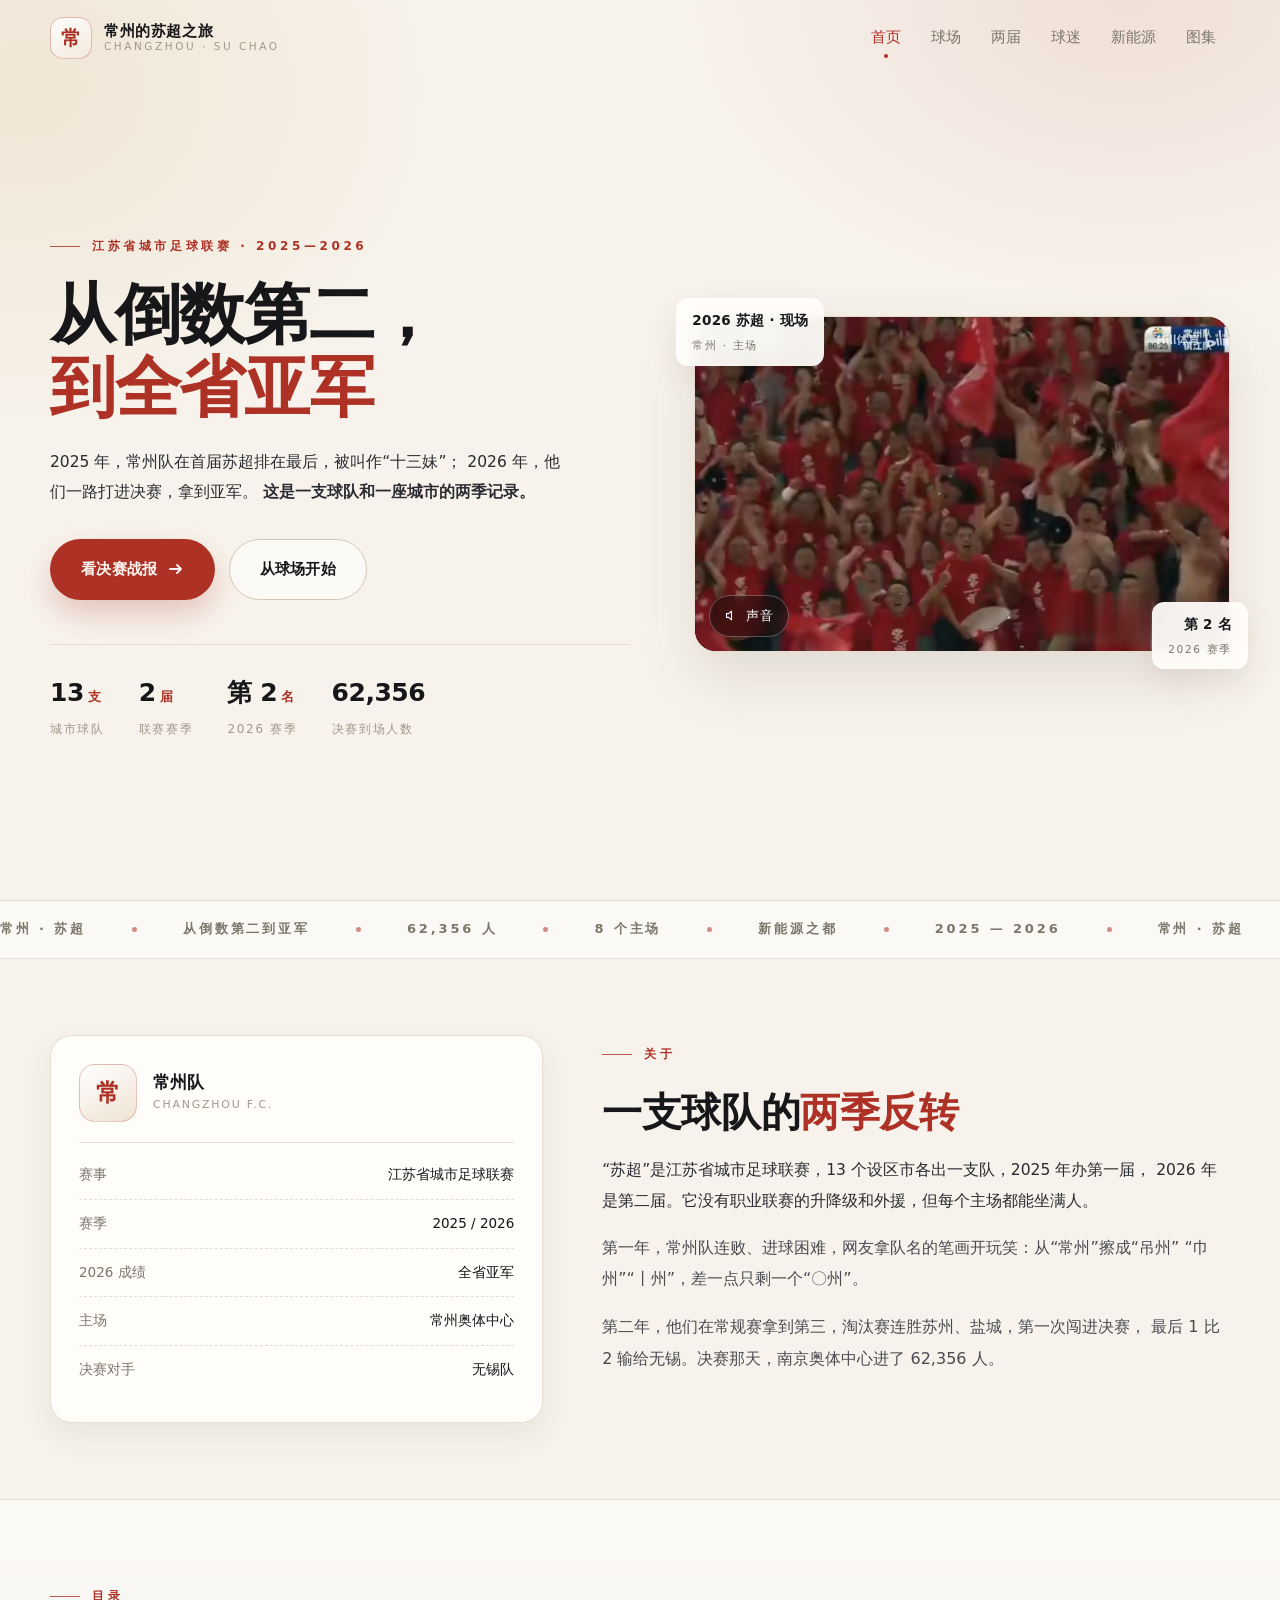
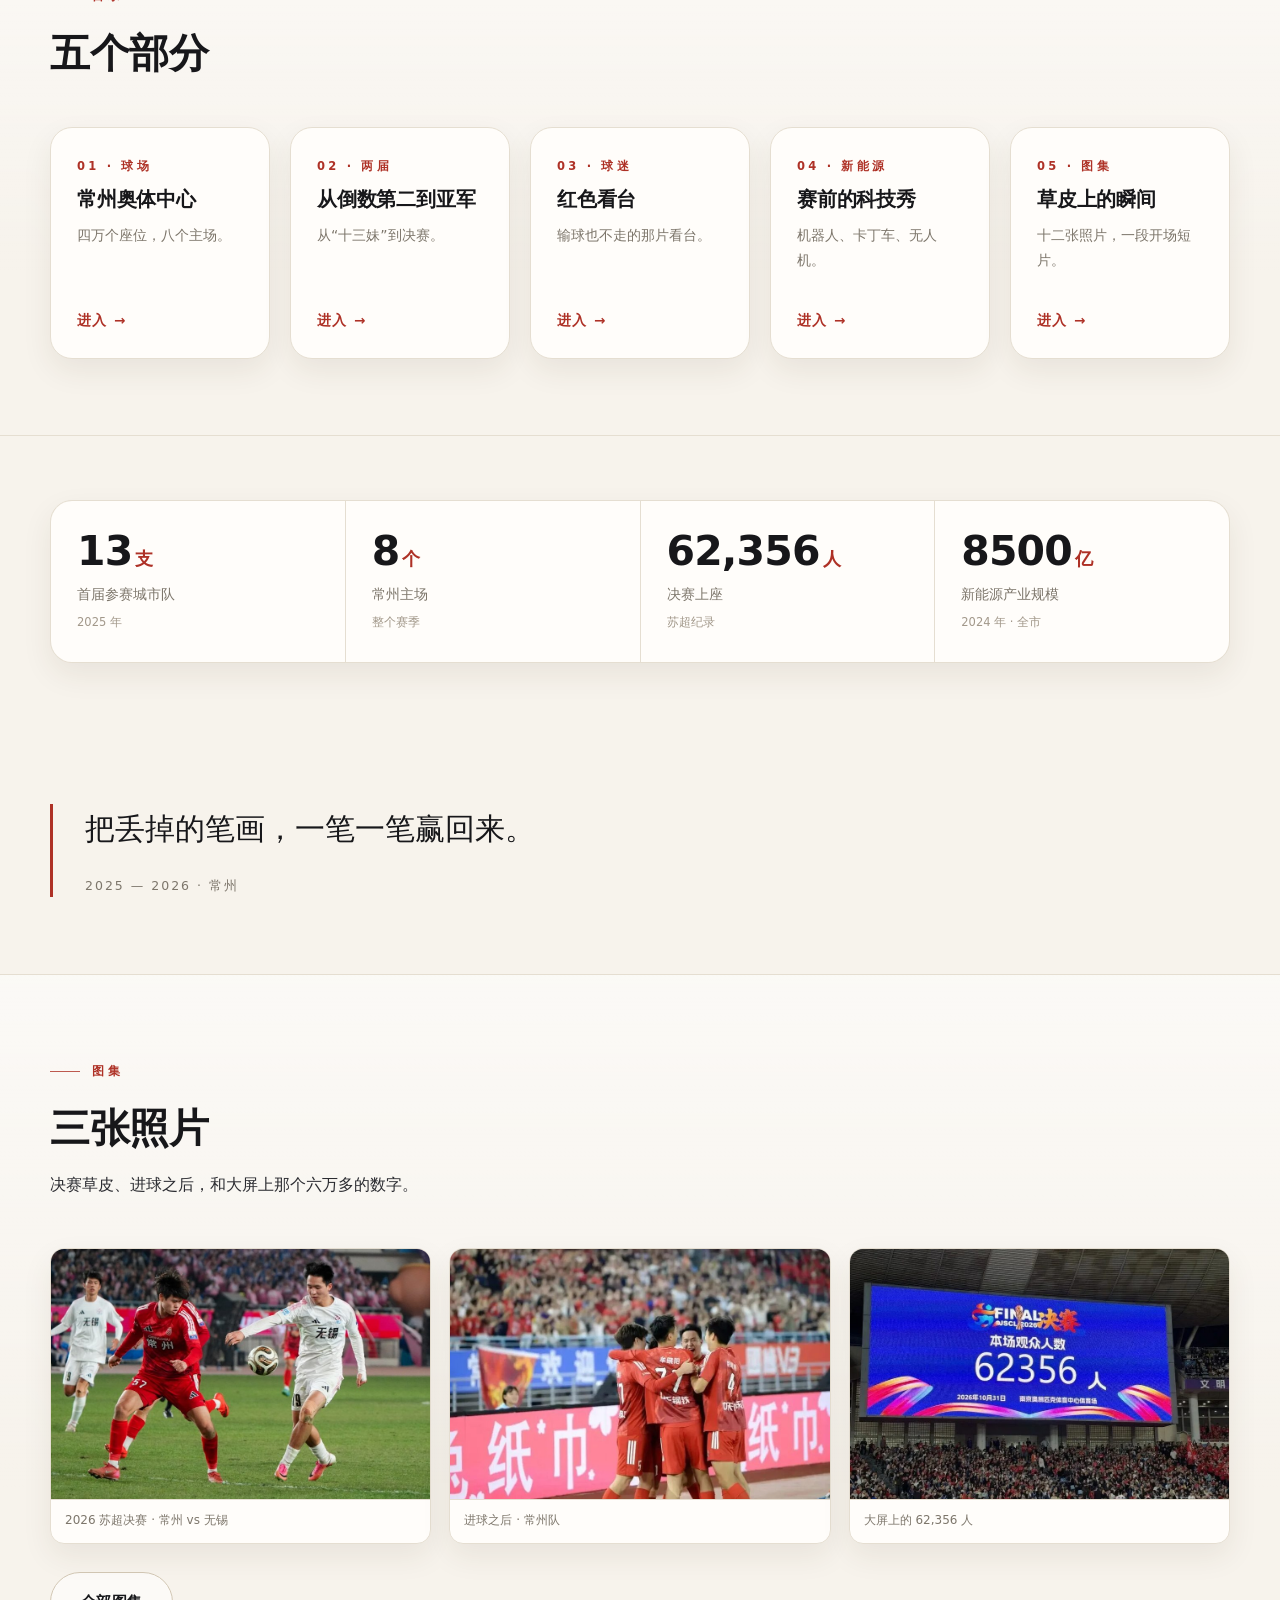
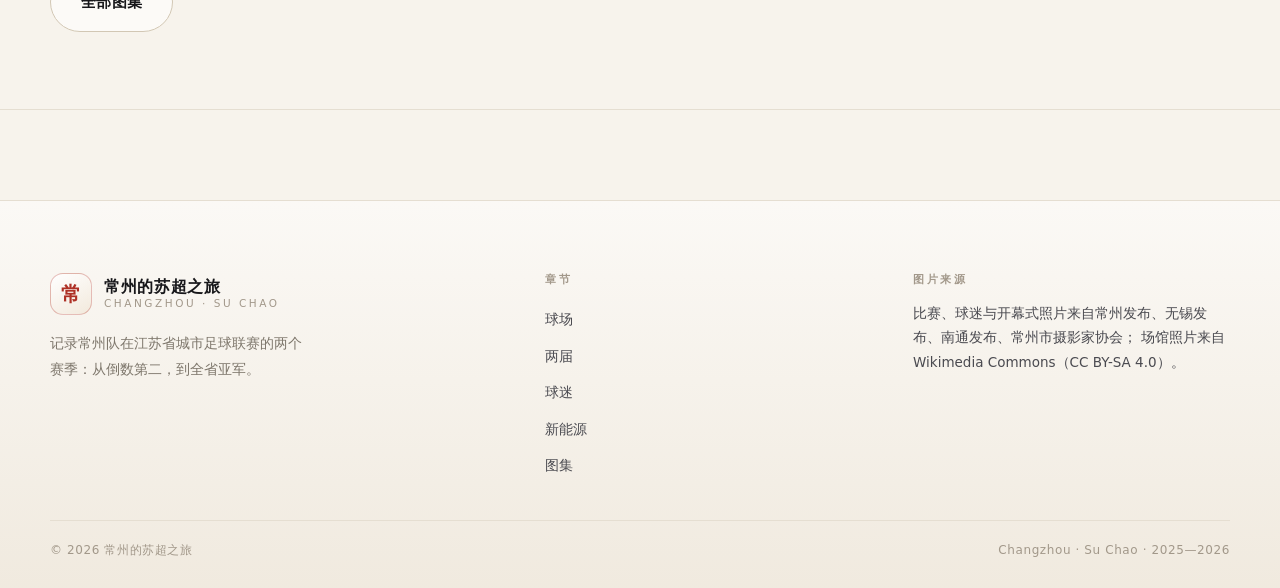
<file: index.html>
<!DOCTYPE html>
<html lang="zh-CN">
<head>
<meta charset="utf-8">
<meta name="viewport" content="width=device-width, initial-scale=1">
<title>常州的苏超之旅 | 从倒数第二到全省亚军</title>
<meta name="description" content="常州队在江苏省城市足球联赛（苏超）的两个赛季：从倒数第二到全省亚军，以及赛前把“新能源之都”搬上球场的科技秀。">
<meta name="keywords" content="苏超,常州队,江苏省城市足球联赛,新能源之都,常州奥体中心">
<link rel="icon" href="image/favicon.svg" type="image/svg+xml">
<link rel="stylesheet" href="css/style.css">
<script>document.documentElement.classList.add("js");</script>
</head>
<body>

<div class="progress" aria-hidden="true"></div>

<header class="site-header">
  <div class="container header-inner">
    <a class="brand" href="index.html" aria-label="返回首页">
      <span class="brand-mark" aria-hidden="true">常</span>
      <span class="brand-text">
        <span class="brand-name">常州的苏超之旅</span>
        <span class="brand-sub">Changzhou · Su Chao</span>
      </span>
    </a>

    <button class="nav-toggle" type="button" aria-label="打开导航菜单" aria-expanded="false" aria-controls="site-nav">
      <span></span><span></span><span></span>
    </button>

    <nav class="nav" id="site-nav" aria-label="主导航">
      <a class="nav-link is-active" href="index.html">首页</a>
      <a class="nav-link" href="web/stadium.html">球场</a>
      <a class="nav-link" href="web/seasons.html">两届</a>
      <a class="nav-link" href="web/fans.html">球迷</a>
      <a class="nav-link" href="web/newenergy.html">新能源</a>
      <a class="nav-link" href="web/gallery.html">图集</a>
    </nav>
  </div>
</header>

<main id="main">

  <section class="hero">
    <div class="container hero-grid">
      <div class="hero-copy">
        <p class="kicker">江苏省城市足球联赛 · 2025—2026</p>
        <h1 class="hero-title">
          从倒数第二，
          <span class="line-red">到全省亚军</span>
        </h1>
        <p class="hero-desc">
          2025 年，常州队在首届苏超排在最后，被叫作“十三妹”；
          2026 年，他们一路打进决赛，拿到亚军。
          <strong>这是一支球队和一座城市的两季记录。</strong>
        </p>

        <div class="btn-row">
          <a class="btn btn--primary" href="web/seasons.html">
            看决赛战报
            <svg width="16" height="16" viewBox="0 0 16 16" fill="none" aria-hidden="true">
              <path d="M2 8h11M9 4l4 4-4 4" stroke="currentColor" stroke-width="1.8" stroke-linecap="round" stroke-linejoin="round"/>
            </svg>
          </a>
          <a class="btn btn--ghost" href="web/stadium.html">从球场开始</a>
        </div>

        <div class="hero-mini">
          <div class="hero-mini-item">
            <span class="hero-mini-value">13<small>支</small></span>
            <span class="hero-mini-label">城市球队</span>
          </div>
          <div class="hero-mini-item">
            <span class="hero-mini-value">2<small>届</small></span>
            <span class="hero-mini-label">联赛赛季</span>
          </div>
          <div class="hero-mini-item">
            <span class="hero-mini-value">第 2<small>名</small></span>
            <span class="hero-mini-label">2026 赛季</span>
          </div>
          <div class="hero-mini-item">
            <span class="hero-mini-value">62,356</span>
            <span class="hero-mini-label">决赛到场人数</span>
          </div>
        </div>
      </div>

      <div class="hero-visual">
        <div class="hero-badge hero-badge--tl">
          <b>2026 苏超 · 现场</b>
          <span>常州 · 主场</span>
        </div>
        <div class="hero-media">
          <video id="heroVideo" autoplay muted loop playsinline poster="image/video/hero-loop-poster.jpg" aria-label="常州主场的现场画面">
            <source src="image/video/hero-loop.mp4" type="video/mp4">
          </video>
          <button class="sound-toggle" type="button" id="soundToggle" aria-pressed="false">
            <svg viewBox="0 0 24 24" width="15" height="15" fill="none" aria-hidden="true">
              <path d="M4 9v6h3.5L12 19V5L7.5 9H4z" stroke="currentColor" stroke-width="1.7" stroke-linejoin="round"/>
              <path class="wave" d="M16 8.5a5 5 0 0 1 0 7M18.5 6a8.5 8.5 0 0 1 0 12" stroke="currentColor" stroke-width="1.7" stroke-linecap="round"/>
            </svg>
            <span>声音</span>
          </button>
        </div>
        <div class="hero-badge hero-badge--br">
          <b>第 2 名</b>
          <span>2026 赛季</span>
        </div>
      </div>
    </div>
  </section>

  <div class="marquee" aria-hidden="true">
    <div class="marquee-track">
      <span class="marquee-item">常州 · 苏超</span>
      <span class="marquee-item">从倒数第二到亚军</span>
      <span class="marquee-item">62,356 人</span>
      <span class="marquee-item">8 个主场</span>
      <span class="marquee-item">新能源之都</span>
      <span class="marquee-item">2025 — 2026</span>
      <span class="marquee-item">常州 · 苏超</span>
      <span class="marquee-item">从倒数第二到亚军</span>
      <span class="marquee-item">62,356 人</span>
      <span class="marquee-item">8 个主场</span>
      <span class="marquee-item">新能源之都</span>
      <span class="marquee-item">2025 — 2026</span>
    </div>
  </div>

  <section class="section">
    <div class="container about-grid">
      <aside class="profile reveal">
        <div class="profile-head">
          <div class="profile-avatar">常</div>
          <div>
            <div class="profile-name">常州队</div>
            <div class="profile-en">Changzhou F.C.</div>
          </div>
        </div>
        <ul class="profile-list">
          <li><span class="k">赛事</span><span class="v">江苏省城市足球联赛</span></li>
          <li><span class="k">赛季</span><span class="v">2025 / 2026</span></li>
          <li><span class="k">2026 成绩</span><span class="v">全省亚军</span></li>
          <li><span class="k">主场</span><span class="v">常州奥体中心</span></li>
          <li><span class="k">决赛对手</span><span class="v">无锡队</span></li>
        </ul>
      </aside>

      <div class="prose reveal">
        <p class="kicker">关于</p>
        <h2 class="section-title" style="margin-bottom:18px">一支球队的<em>两季反转</em></h2>
        <p class="lead">
          “苏超”是江苏省城市足球联赛，13 个设区市各出一支队，2025 年办第一届，
          2026 年是第二届。它没有职业联赛的升降级和外援，但每个主场都能坐满人。
        </p>
        <p>
          第一年，常州队连败、进球困难，网友拿队名的笔画开玩笑：从“常州”擦成“吊州”
          “巾州”“丨州”，差一点只剩一个“〇州”。
        </p>
        <p>
          第二年，他们在常规赛拿到第三，淘汰赛连胜苏州、盐城，第一次闯进决赛，
          最后 1 比 2 输给无锡。决赛那天，南京奥体中心进了 62,356 人。
        </p>
      </div>
    </div>
  </section>

  <section class="section section--alt">
    <div class="container">
      <div class="section-head reveal">
        <p class="kicker">目录</p>
        <h2 class="section-title">五个部分</h2>
      </div>

      <div class="card-grid card-grid--5">
        <a class="nav-card reveal" href="web/stadium.html">
          <span class="nav-card-num">01 · 球场</span>
          <h3>常州奥体中心</h3>
          <p>四万个座位，八个主场。</p>
          <span class="arrow">进入 <span>→</span></span>
        </a>
        <a class="nav-card reveal" href="web/seasons.html">
          <span class="nav-card-num">02 · 两届</span>
          <h3>从倒数第二到亚军</h3>
          <p>从“十三妹”到决赛。</p>
          <span class="arrow">进入 <span>→</span></span>
        </a>
        <a class="nav-card reveal" href="web/fans.html">
          <span class="nav-card-num">03 · 球迷</span>
          <h3>红色看台</h3>
          <p>输球也不走的那片看台。</p>
          <span class="arrow">进入 <span>→</span></span>
        </a>
        <a class="nav-card reveal" href="web/newenergy.html">
          <span class="nav-card-num">04 · 新能源</span>
          <h3>赛前的科技秀</h3>
          <p>机器人、卡丁车、无人机。</p>
          <span class="arrow">进入 <span>→</span></span>
        </a>
        <a class="nav-card reveal" href="web/gallery.html">
          <span class="nav-card-num">05 · 图集</span>
          <h3>草皮上的瞬间</h3>
          <p>十二张照片，一段开场短片。</p>
          <span class="arrow">进入 <span>→</span></span>
        </a>
      </div>
    </div>
  </section>

  <section class="section section--tight">
    <div class="container reveal">
      <div class="stat-strip">
        <div class="stat">
          <div class="stat-value">13<em>支</em></div>
          <div class="stat-label">首届参赛城市队</div>
          <div class="stat-note">2025 年</div>
        </div>
        <div class="stat">
          <div class="stat-value">8<em>个</em></div>
          <div class="stat-label">常州主场</div>
          <div class="stat-note">整个赛季</div>
        </div>
        <div class="stat">
          <div class="stat-value">62,356<em>人</em></div>
          <div class="stat-label">决赛上座</div>
          <div class="stat-note">苏超纪录</div>
        </div>
        <div class="stat">
          <div class="stat-value">8500<em>亿</em></div>
          <div class="stat-label">新能源产业规模</div>
          <div class="stat-note">2024 年 · 全市</div>
        </div>
      </div>
    </div>
  </section>

  <section class="section">
    <div class="container reveal">
      <blockquote class="pull-quote">
        把丢掉的笔画，一笔一笔赢回来。
        <cite>2025 — 2026 · 常州</cite>
      </blockquote>
    </div>
  </section>

  <section class="section section--alt">
    <div class="container">
      <div class="section-head reveal">
        <p class="kicker">图集</p>
        <h2 class="section-title">三张照片</h2>
        <p class="lead">决赛草皮、进球之后，和大屏上那个六万多的数字。</p>
      </div>

      <div class="gallery reveal">
        <figure data-zoom>
          <img src="image/photos/hero-final.jpg" alt="2026 年苏超决赛，常州队对无锡队">
          <figcaption>2026 苏超决赛 · 常州 vs 无锡</figcaption>
        </figure>
        <figure data-zoom>
          <img src="image/photos/celebration.jpg" alt="常州队球员进球后抱在一起庆祝">
          <figcaption>进球之后 · 常州队</figcaption>
        </figure>
        <figure data-zoom>
          <img src="image/photos/bigscreen.jpg" alt="南京奥体中心大屏显示本场观众 62356 人">
          <figcaption>大屏上的 62,356 人</figcaption>
        </figure>
      </div>

      <div class="btn-row" style="margin-top:28px">
        <a class="btn btn--ghost" href="web/gallery.html">全部图集</a>
      </div>
    </div>
  </section>

</main>

<footer class="site-footer footer">
  <div class="container">
    <div class="footer-top">
      <div class="footer-brand">
        <a class="brand" href="index.html">
          <span class="brand-mark" aria-hidden="true">常</span>
          <span class="brand-text">
            <span class="brand-name">常州的苏超之旅</span>
            <span class="brand-sub">Changzhou · Su Chao</span>
          </span>
        </a>
        <p>记录常州队在江苏省城市足球联赛的两个赛季：从倒数第二，到全省亚军。</p>
      </div>

      <div class="footer-col">
        <h4>章节</h4>
        <a href="web/stadium.html">球场</a>
        <a href="web/seasons.html">两届</a>
        <a href="web/fans.html">球迷</a>
        <a href="web/newenergy.html">新能源</a>
        <a href="web/gallery.html">图集</a>
      </div>

      <div class="footer-col">
        <h4>图片来源</h4>
        <p class="small">
          比赛、球迷与开幕式照片来自常州发布、无锡发布、南通发布、常州市摄影家协会；
          场馆照片来自 Wikimedia Commons（CC BY-SA 4.0）。
        </p>
      </div>
    </div>

    <div class="footer-bottom">
      <span>© 2026 常州的苏超之旅</span>
      <span>Changzhou · Su Chao · 2025—2026</span>
    </div>
  </div>
</footer>

<script src="js/main.js"></script>
</body>
</html>
</file>
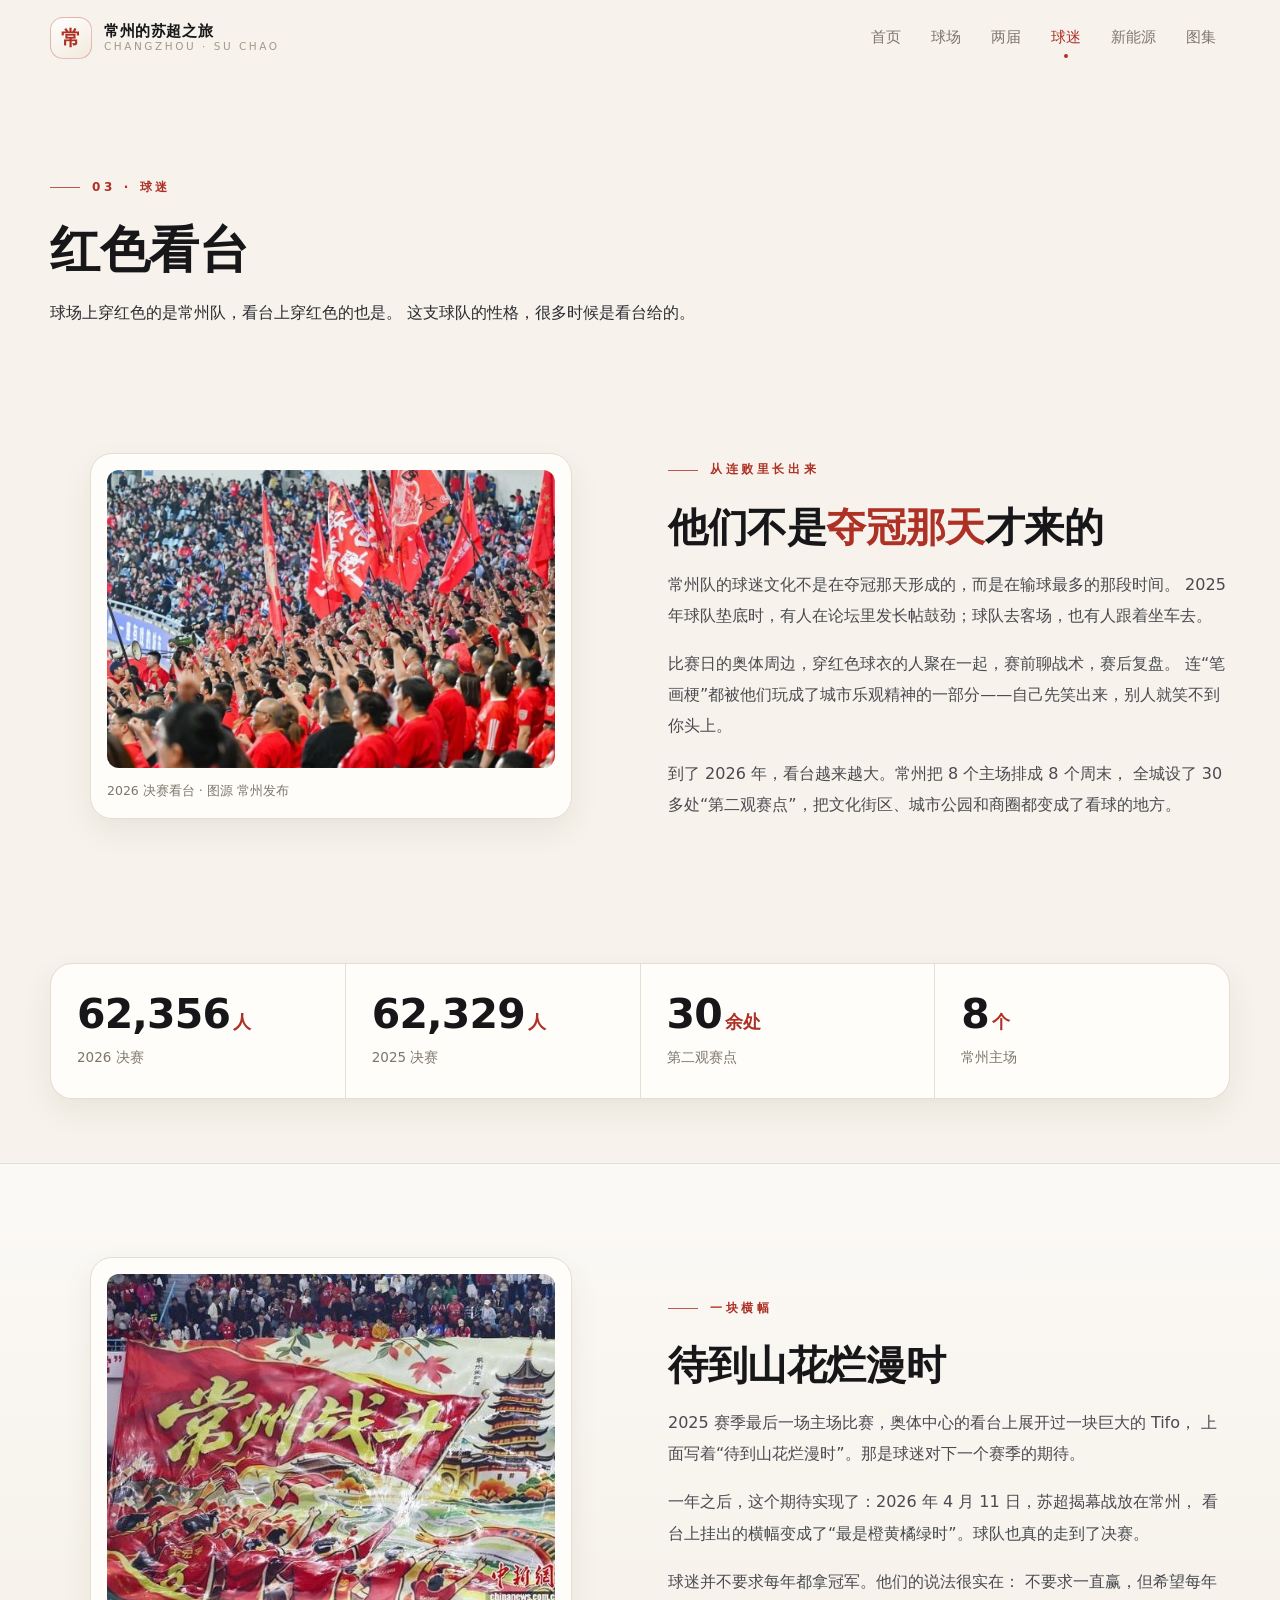
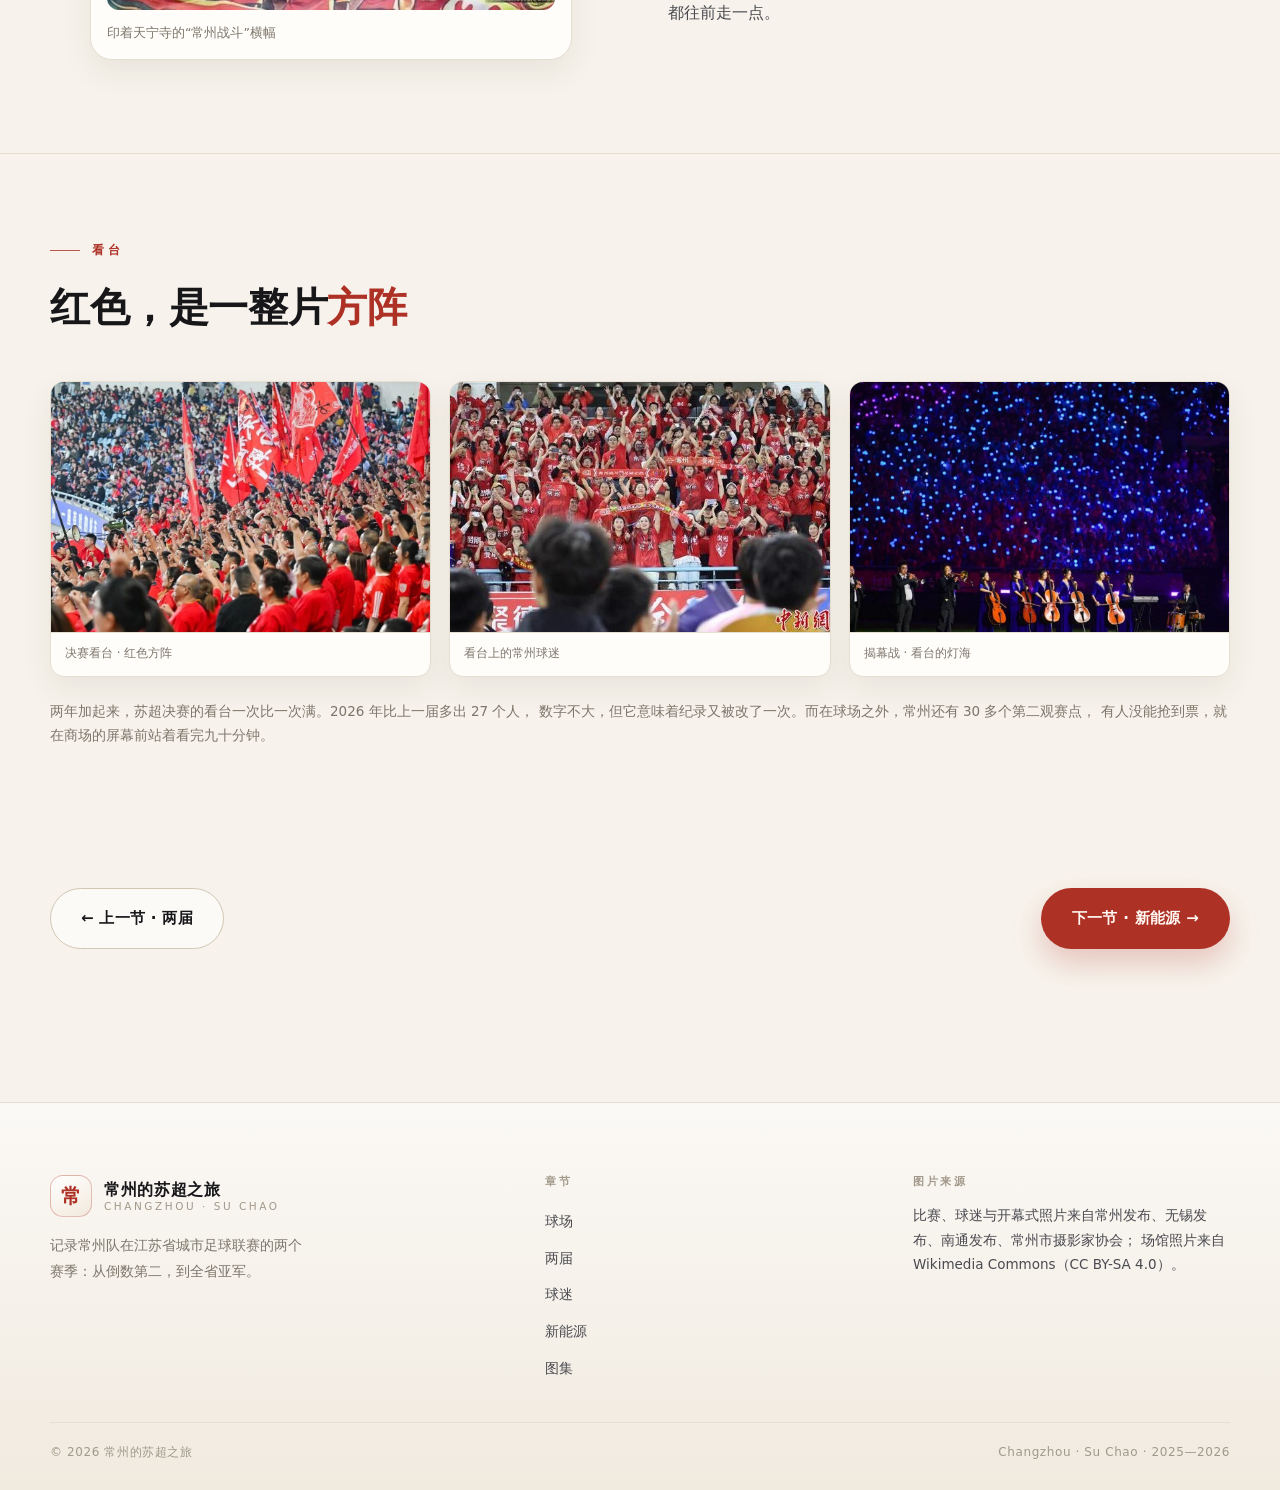
<file: web/fans.html>
<!DOCTYPE html>
<html lang="zh-CN">
<head>
<meta charset="utf-8">
<meta name="viewport" content="width=device-width, initial-scale=1">
<title>球迷 · 红色看台 | 常州的苏超之旅</title>
<meta name="description" content="红色看台：常州球迷的 Tifo、第二观赛点与 62,356 人的决赛上座。">
<link rel="icon" href="../image/favicon.svg" type="image/svg+xml">
<link rel="stylesheet" href="../css/style.css">
<script>document.documentElement.classList.add("js");</script>
</head>
<body>

<div class="progress" aria-hidden="true"></div>

<header class="site-header">
  <div class="container header-inner">
    <a class="brand" href="../index.html" aria-label="返回首页">
      <span class="brand-mark" aria-hidden="true">常</span>
      <span class="brand-text">
        <span class="brand-name">常州的苏超之旅</span>
        <span class="brand-sub">Changzhou · Su Chao</span>
      </span>
    </a>
    <button class="nav-toggle" type="button" aria-label="打开导航菜单" aria-expanded="false" aria-controls="site-nav">
      <span></span><span></span><span></span>
    </button>
    <nav class="nav" id="site-nav" aria-label="主导航">
      <a class="nav-link" href="../index.html">首页</a>
      <a class="nav-link" href="stadium.html">球场</a>
      <a class="nav-link" href="seasons.html">两届</a>
      <a class="nav-link is-active" href="fans.html">球迷</a>
      <a class="nav-link" href="newenergy.html">新能源</a>
      <a class="nav-link" href="gallery.html">图集</a>
    </nav>
  </div>
</header>

<main id="main">

  <header class="page-head">
    <div class="container">
      <p class="kicker">03 · 球迷</p>
      <h1>红色看台</h1>
      <p class="lead">
        球场上穿红色的是常州队，看台上穿红色的也是。
        这支球队的性格，很多时候是看台给的。
      </p>
    </div>
  </header>

  <section class="section section--tight">
    <div class="container split">
      <figure class="figure-card reveal">
        <img src="../image/photos/fans-flags.jpg" alt="常州球迷在决赛看台上挥舞红色旗帜">
        <figcaption class="figcaption">2026 决赛看台 · 图源 常州发布</figcaption>
      </figure>
      <div class="prose reveal">
        <p class="kicker">从连败里长出来</p>
        <h2 class="section-title" style="margin-bottom:16px">他们不是<span style="color:var(--red)">夺冠那天</span>才来的</h2>
        <p>
          常州队的球迷文化不是在夺冠那天形成的，而是在输球最多的那段时间。
          2025 年球队垫底时，有人在论坛里发长帖鼓劲；球队去客场，也有人跟着坐车去。
        </p>
        <p>
          比赛日的奥体周边，穿红色球衣的人聚在一起，赛前聊战术，赛后复盘。
          连“笔画梗”都被他们玩成了城市乐观精神的一部分——自己先笑出来，别人就笑不到你头上。
        </p>
        <p>
          到了 2026 年，看台越来越大。常州把 8 个主场排成 8 个周末，
          全城设了 30 多处“第二观赛点”，把文化街区、城市公园和商圈都变成了看球的地方。
        </p>
      </div>
    </div>
  </section>

  <section class="section section--tight">
    <div class="container reveal">
      <div class="stat-strip">
        <div class="stat">
          <div class="stat-value">62,356<em>人</em></div>
          <div class="stat-label">2026 决赛</div>
        </div>
        <div class="stat">
          <div class="stat-value">62,329<em>人</em></div>
          <div class="stat-label">2025 决赛</div>
        </div>
        <div class="stat">
          <div class="stat-value">30<em>余处</em></div>
          <div class="stat-label">第二观赛点</div>
        </div>
        <div class="stat">
          <div class="stat-value">8<em>个</em></div>
          <div class="stat-label">常州主场</div>
        </div>
      </div>
    </div>
  </section>

  <section class="section section--alt">
    <div class="container split split--flip">
      <figure class="figure-card reveal">
        <img src="../image/photos/fans-banner.jpg" alt="球迷展开印着天宁寺图案与“常州战斗”字样的横幅">
        <figcaption class="figcaption">印着天宁寺的“常州战斗”横幅</figcaption>
      </figure>
      <div class="prose reveal">
        <p class="kicker">一块横幅</p>
        <h2 class="section-title" style="margin-bottom:16px">待到山花烂漫时</h2>
        <p>
          2025 赛季最后一场主场比赛，奥体中心的看台上展开过一块巨大的 Tifo，
          上面写着“待到山花烂漫时”。那是球迷对下一个赛季的期待。
        </p>
        <p>
          一年之后，这个期待实现了：2026 年 4 月 11 日，苏超揭幕战放在常州，
          看台上挂出的横幅变成了“最是橙黄橘绿时”。球队也真的走到了决赛。
        </p>
        <p>
          球迷并不要求每年都拿冠军。他们的说法很实在：
          不要求一直赢，但希望每年都往前走一点。
        </p>
      </div>
    </div>
  </section>

  <section class="section">
    <div class="container">
      <div class="section-head reveal">
        <p class="kicker">看台</p>
        <h2 class="section-title">红色，是一整片<em>方阵</em></h2>
      </div>
      <div class="gallery reveal">
        <figure data-zoom>
          <img src="../image/photos/fans-flags.jpg" alt="常州球迷在决赛看台上挥舞红色旗帜">
          <figcaption>决赛看台 · 红色方阵</figcaption>
        </figure>
        <figure data-zoom>
          <img src="../image/photos/fans-stand.jpg" alt="身穿红色球衣的常州球迷在看台上举着围巾">
          <figcaption>看台上的常州球迷</figcaption>
        </figure>
        <figure data-zoom>
          <img src="../image/photos/ne-drone.jpg" alt="揭幕战看台的手机灯光与场上乐队">
          <figcaption>揭幕战 · 看台的灯海</figcaption>
        </figure>
      </div>
      <p class="small text-muted" style="margin-top:22px">
        两年加起来，苏超决赛的看台一次比一次满。2026 年比上一届多出 27 个人，
        数字不大，但它意味着纪录又被改了一次。而在球场之外，常州还有 30 多个第二观赛点，
        有人没能抢到票，就在商场的屏幕前站着看完九十分钟。
      </p>
    </div>
  </section>

  <section class="section section--tight">
    <div class="container">
      <div class="btn-row" style="justify-content:space-between">
        <a class="btn btn--ghost" href="seasons.html">← 上一节 · 两届</a>
        <a class="btn btn--primary" href="newenergy.html">下一节 · 新能源 →</a>
      </div>
    </div>
  </section>

</main>

<footer class="site-footer footer">
  <div class="container">
    <div class="footer-top">
      <div class="footer-brand">
        <a class="brand" href="../index.html">
          <span class="brand-mark" aria-hidden="true">常</span>
          <span class="brand-text">
            <span class="brand-name">常州的苏超之旅</span>
            <span class="brand-sub">Changzhou · Su Chao</span>
          </span>
        </a>
        <p>记录常州队在江苏省城市足球联赛的两个赛季：从倒数第二，到全省亚军。</p>
      </div>
      <div class="footer-col">
        <h4>章节</h4>
        <a href="stadium.html">球场</a>
        <a href="seasons.html">两届</a>
        <a href="fans.html">球迷</a>
        <a href="newenergy.html">新能源</a>
        <a href="gallery.html">图集</a>
      </div>
      <div class="footer-col">
        <h4>图片来源</h4>
        <p class="small">
          比赛、球迷与开幕式照片来自常州发布、无锡发布、南通发布、常州市摄影家协会；
          场馆照片来自 Wikimedia Commons（CC BY-SA 4.0）。
        </p>
      </div>
    </div>
    <div class="footer-bottom">
      <span>© 2026 常州的苏超之旅</span>
      <span>Changzhou · Su Chao · 2025—2026</span>
    </div>
  </div>
</footer>

<script src="../js/main.js"></script>
</body>
</html>
</file>
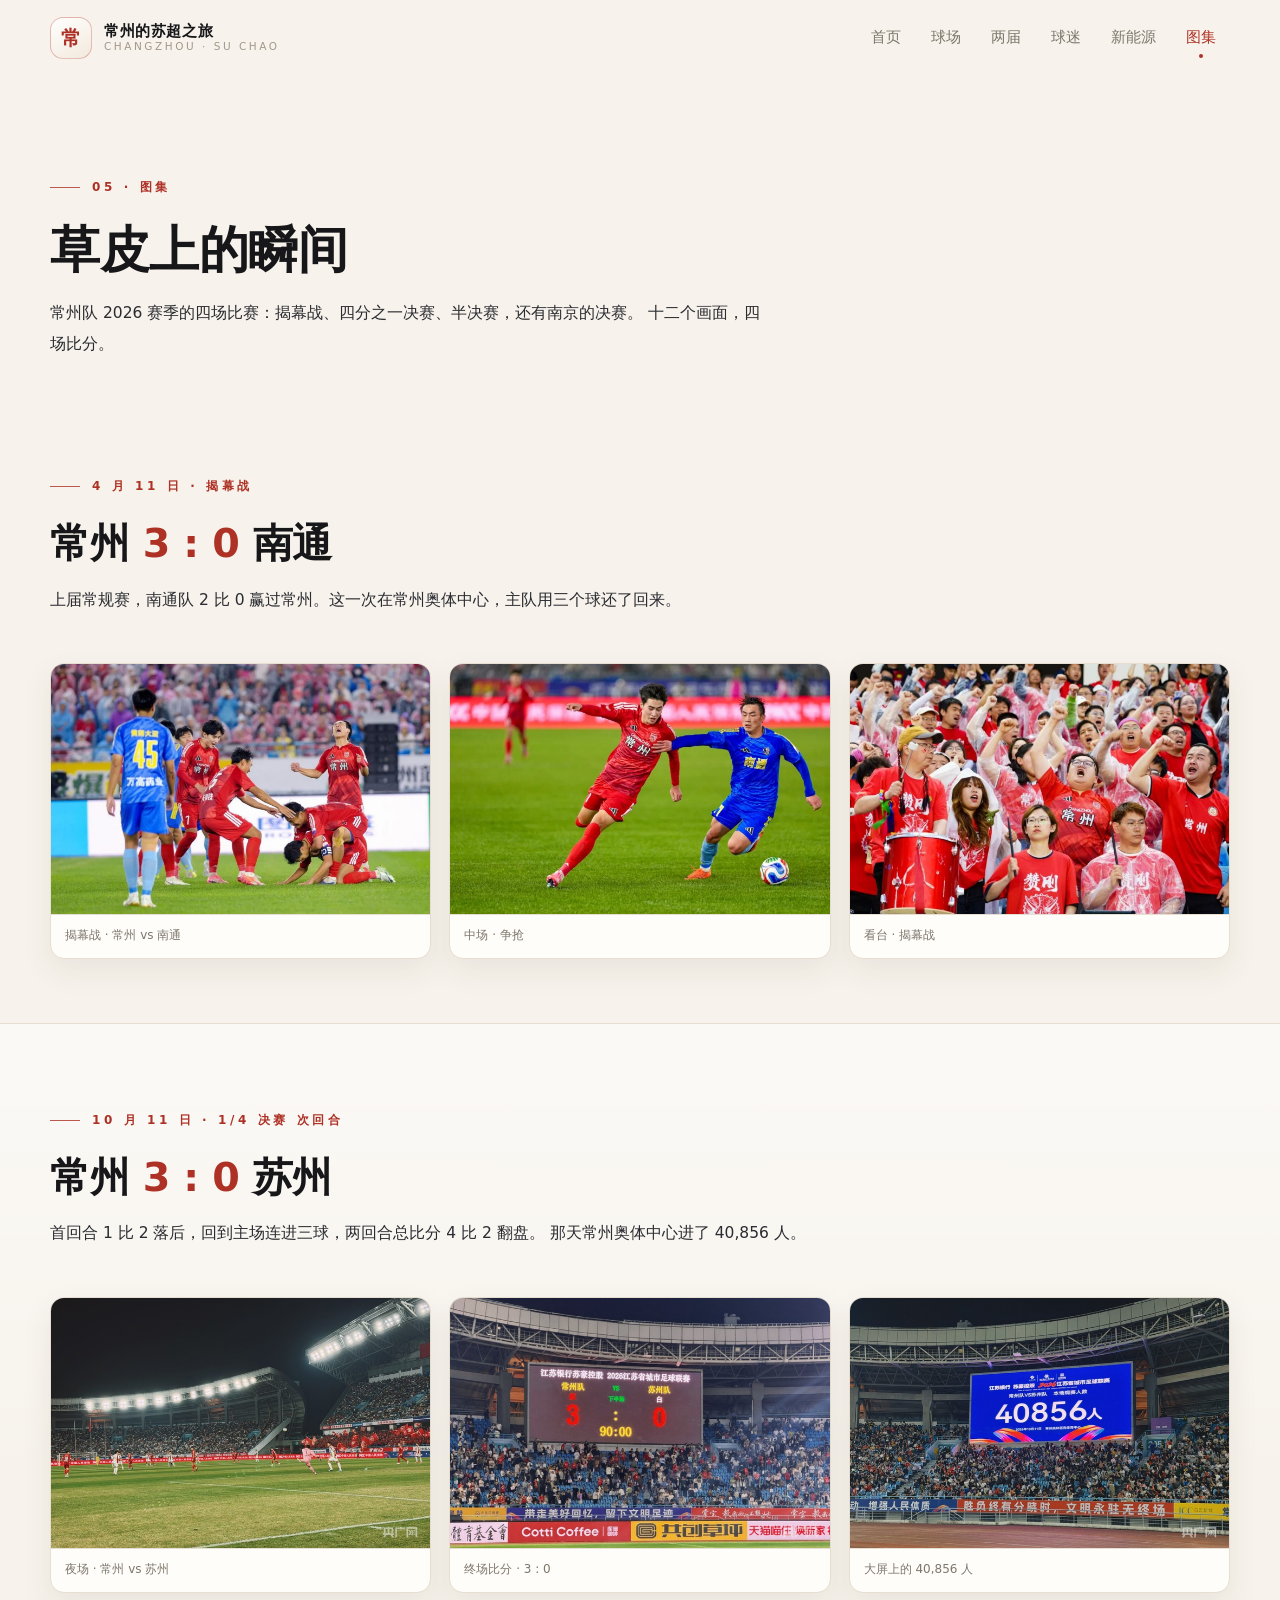
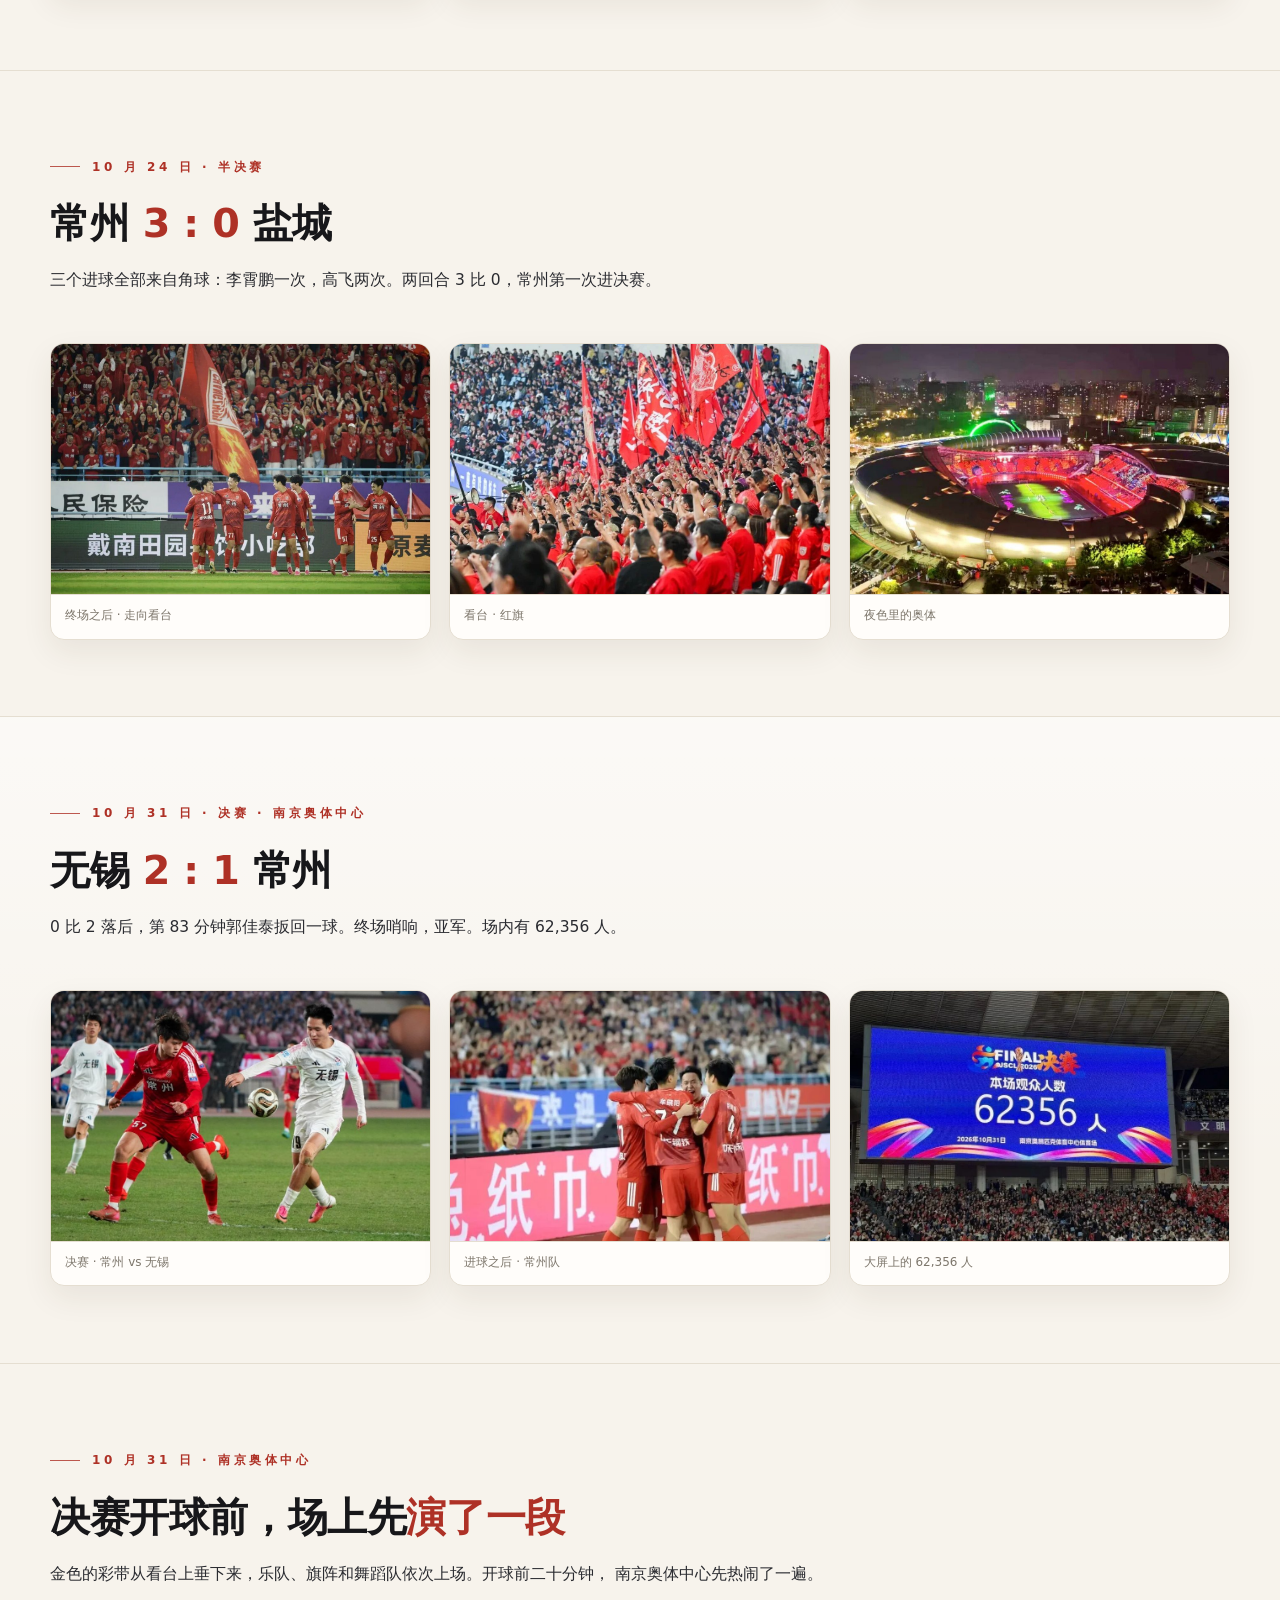
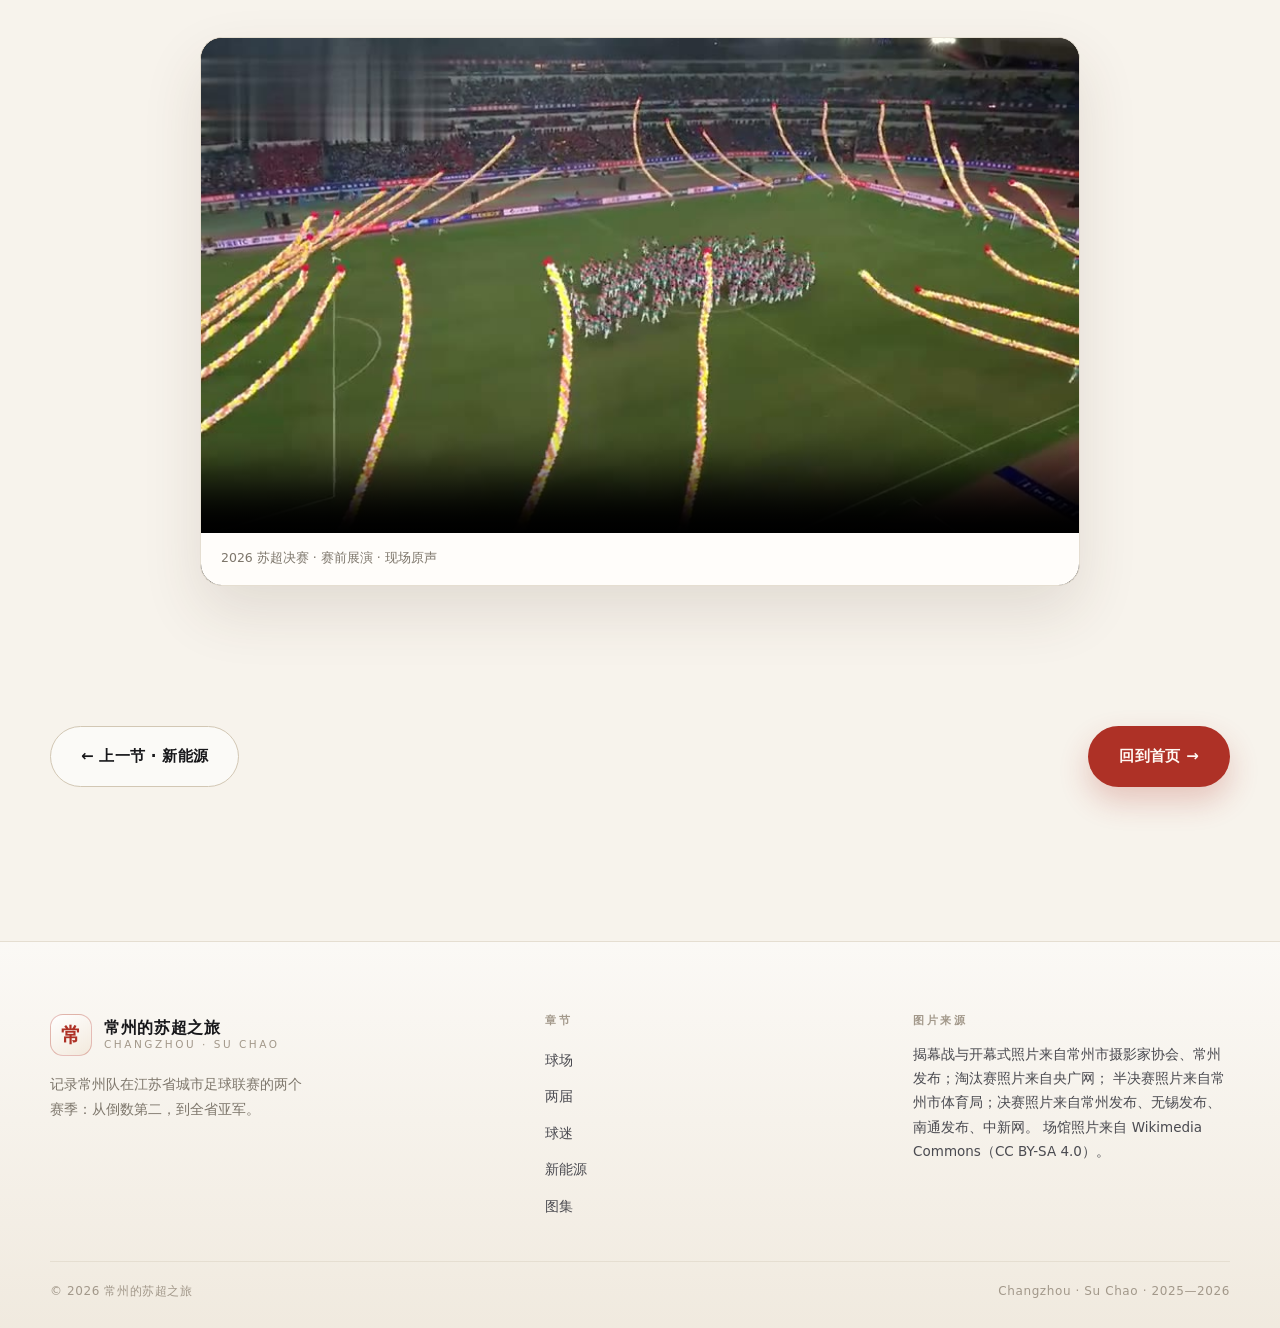
<file: web/gallery.html>
<!DOCTYPE html>
<html lang="zh-CN">
<head>
<meta charset="utf-8">
<meta name="viewport" content="width=device-width, initial-scale=1">
<title>图集 · 草皮上的瞬间 | 常州的苏超之旅</title>
<meta name="description" content="常州队 2026 赛季的四场比赛：揭幕战、四分之一决赛、半决赛与决赛，共十二张照片。">
<link rel="icon" href="../image/favicon.svg" type="image/svg+xml">
<link rel="stylesheet" href="../css/style.css">
<script>document.documentElement.classList.add("js");</script>
</head>
<body>

<div class="progress" aria-hidden="true"></div>

<header class="site-header">
  <div class="container header-inner">
    <a class="brand" href="../index.html" aria-label="返回首页">
      <span class="brand-mark" aria-hidden="true">常</span>
      <span class="brand-text">
        <span class="brand-name">常州的苏超之旅</span>
        <span class="brand-sub">Changzhou · Su Chao</span>
      </span>
    </a>
    <button class="nav-toggle" type="button" aria-label="打开导航菜单" aria-expanded="false" aria-controls="site-nav">
      <span></span><span></span><span></span>
    </button>
    <nav class="nav" id="site-nav" aria-label="主导航">
      <a class="nav-link" href="../index.html">首页</a>
      <a class="nav-link" href="stadium.html">球场</a>
      <a class="nav-link" href="seasons.html">两届</a>
      <a class="nav-link" href="fans.html">球迷</a>
      <a class="nav-link" href="newenergy.html">新能源</a>
      <a class="nav-link is-active" href="gallery.html">图集</a>
    </nav>
  </div>
</header>

<main id="main">

  <header class="page-head">
    <div class="container">
      <p class="kicker">05 · 图集</p>
      <h1>草皮上的瞬间</h1>
      <p class="lead">
        常州队 2026 赛季的四场比赛：揭幕战、四分之一决赛、半决赛，还有南京的决赛。
        十二个画面，四场比分。
      </p>
    </div>
  </header>

  <section class="section section--tight">
    <div class="container">
      <div class="section-head reveal">
        <p class="kicker">4 月 11 日 · 揭幕战</p>
        <h2 class="section-title">常州 <em>3 : 0</em> 南通</h2>
        <p class="lead">
          上届常规赛，南通队 2 比 0 赢过常州。这一次在常州奥体中心，主队用三个球还了回来。
        </p>
      </div>
      <div class="gallery reveal">
        <figure data-zoom>
          <img src="../image/photos/open-action-1.jpg" alt="揭幕战常州队与南通队的比赛画面">
          <figcaption>揭幕战 · 常州 vs 南通</figcaption>
        </figure>
        <figure data-zoom>
          <img src="../image/photos/open-action-2.jpg" alt="揭幕战中常州队球员争抢">
          <figcaption>中场 · 争抢</figcaption>
        </figure>
        <figure data-zoom>
          <img src="../image/photos/open-fans.jpg" alt="揭幕战看台上的常州球迷">
          <figcaption>看台 · 揭幕战</figcaption>
        </figure>
      </div>
    </div>
  </section>

  <section class="section section--alt">
    <div class="container">
      <div class="section-head reveal">
        <p class="kicker">10 月 11 日 · 1/4 决赛 次回合</p>
        <h2 class="section-title">常州 <em>3 : 0</em> 苏州</h2>
        <p class="lead">
          首回合 1 比 2 落后，回到主场连进三球，两回合总比分 4 比 2 翻盘。
          那天常州奥体中心进了 40,856 人。
        </p>
      </div>
      <div class="gallery reveal">
        <figure data-zoom>
          <img src="../image/photos/qf-pitch.jpg" alt="夜间的常州奥体中心球场，常州队与苏州队比赛">
          <figcaption>夜场 · 常州 vs 苏州</figcaption>
        </figure>
        <figure data-zoom>
          <img src="../image/photos/qf-score.jpg" alt="球场大屏显示常州 3 比 0 苏州">
          <figcaption>终场比分 · 3 : 0</figcaption>
        </figure>
        <figure data-zoom>
          <img src="../image/photos/qf-screen.jpg" alt="大屏显示本场观众 40856 人">
          <figcaption>大屏上的 40,856 人</figcaption>
        </figure>
      </div>
    </div>
  </section>

  <section class="section">
    <div class="container">
      <div class="section-head reveal">
        <p class="kicker">10 月 24 日 · 半决赛</p>
        <h2 class="section-title">常州 <em>3 : 0</em> 盐城</h2>
        <p class="lead">
          三个进球全部来自角球：李霄鹏一次，高飞两次。两回合 3 比 0，常州第一次进决赛。
        </p>
      </div>
      <div class="gallery reveal">
        <figure data-zoom>
          <img src="../image/photos/sf-players.jpg" alt="半决赛后常州队球员走向看台致谢">
          <figcaption>终场之后 · 走向看台</figcaption>
        </figure>
        <figure data-zoom>
          <img src="../image/photos/fans-flags.jpg" alt="常州球迷在看台上挥舞红旗">
          <figcaption>看台 · 红旗</figcaption>
        </figure>
        <figure data-zoom>
          <img src="../image/photos/stadium-night.jpg" alt="夜色中的常州奥体中心">
          <figcaption>夜色里的奥体</figcaption>
        </figure>
      </div>
    </div>
  </section>

  <section class="section section--alt">
    <div class="container">
      <div class="section-head reveal">
        <p class="kicker">10 月 31 日 · 决赛 · 南京奥体中心</p>
        <h2 class="section-title">无锡 <em>2 : 1</em> 常州</h2>
        <p class="lead">
          0 比 2 落后，第 83 分钟郭佳泰扳回一球。终场哨响，亚军。场内有 62,356 人。
        </p>
      </div>
      <div class="gallery reveal">
        <figure data-zoom>
          <img src="../image/photos/hero-final.jpg" alt="2026 年苏超决赛，常州队对无锡队">
          <figcaption>决赛 · 常州 vs 无锡</figcaption>
        </figure>
        <figure data-zoom>
          <img src="../image/photos/celebration.jpg" alt="常州队球员进球后抱在一起庆祝">
          <figcaption>进球之后 · 常州队</figcaption>
        </figure>
        <figure data-zoom>
          <img src="../image/photos/bigscreen.jpg" alt="南京奥体中心大屏显示本场观众 62356 人">
          <figcaption>大屏上的 62,356 人</figcaption>
        </figure>
      </div>
    </div>
  </section>

  <section class="section">
    <div class="container">
      <div class="section-head reveal">
        <p class="kicker">10 月 31 日 · 南京奥体中心</p>
        <h2 class="section-title">决赛开球前，场上先<em>演了一段</em></h2>
        <p class="lead">
          金色的彩带从看台上垂下来，乐队、旗阵和舞蹈队依次上场。开球前二十分钟，
          南京奥体中心先热闹了一遍。
        </p>
      </div>

      <figure class="film reveal">
        <video controls preload="metadata" poster="../image/video/opening-film-poster.jpg">
          <source src="../image/video/opening-film.mp4" type="video/mp4">
          你的浏览器不支持 video 标签，可以直接打开 image/video/opening-film.mp4 观看。
        </video>
        <figcaption class="film-caption">2026 苏超决赛 · 赛前展演 · 现场原声</figcaption>
      </figure>
    </div>
  </section>

  <section class="section section--tight">
    <div class="container">
      <div class="btn-row" style="justify-content:space-between">
        <a class="btn btn--ghost" href="newenergy.html">← 上一节 · 新能源</a>
        <a class="btn btn--primary" href="../index.html">回到首页 →</a>
      </div>
    </div>
  </section>

</main>

<footer class="site-footer footer">
  <div class="container">
    <div class="footer-top">
      <div class="footer-brand">
        <a class="brand" href="../index.html">
          <span class="brand-mark" aria-hidden="true">常</span>
          <span class="brand-text">
            <span class="brand-name">常州的苏超之旅</span>
            <span class="brand-sub">Changzhou · Su Chao</span>
          </span>
        </a>
        <p>记录常州队在江苏省城市足球联赛的两个赛季：从倒数第二，到全省亚军。</p>
      </div>
      <div class="footer-col">
        <h4>章节</h4>
        <a href="stadium.html">球场</a>
        <a href="seasons.html">两届</a>
        <a href="fans.html">球迷</a>
        <a href="newenergy.html">新能源</a>
        <a href="gallery.html">图集</a>
      </div>
      <div class="footer-col">
        <h4>图片来源</h4>
        <p class="small">
          揭幕战与开幕式照片来自常州市摄影家协会、常州发布；淘汰赛照片来自央广网；
          半决赛照片来自常州市体育局；决赛照片来自常州发布、无锡发布、南通发布、中新网。
          场馆照片来自 Wikimedia Commons（CC BY-SA 4.0）。
        </p>
      </div>
    </div>
    <div class="footer-bottom">
      <span>© 2026 常州的苏超之旅</span>
      <span>Changzhou · Su Chao · 2025—2026</span>
    </div>
  </div>
</footer>

<script src="../js/main.js"></script>
</body>
</html>
</file>
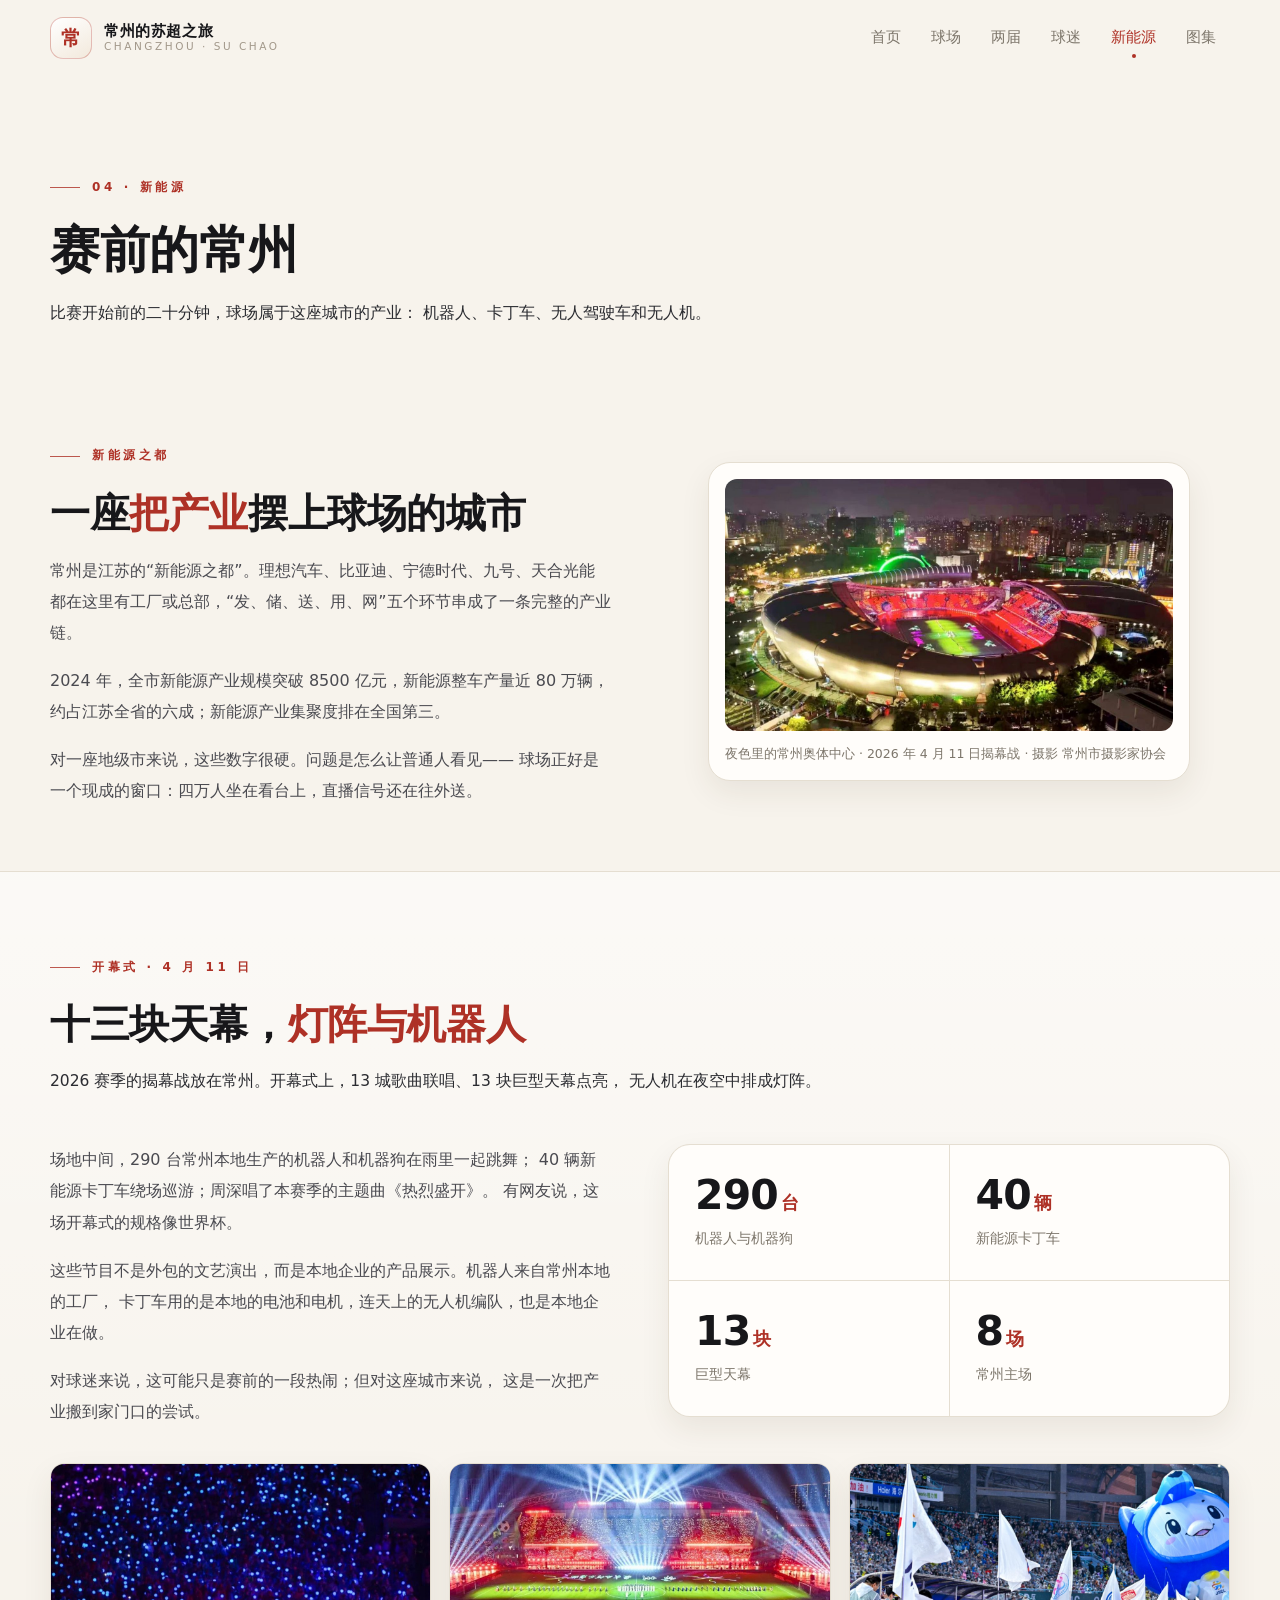
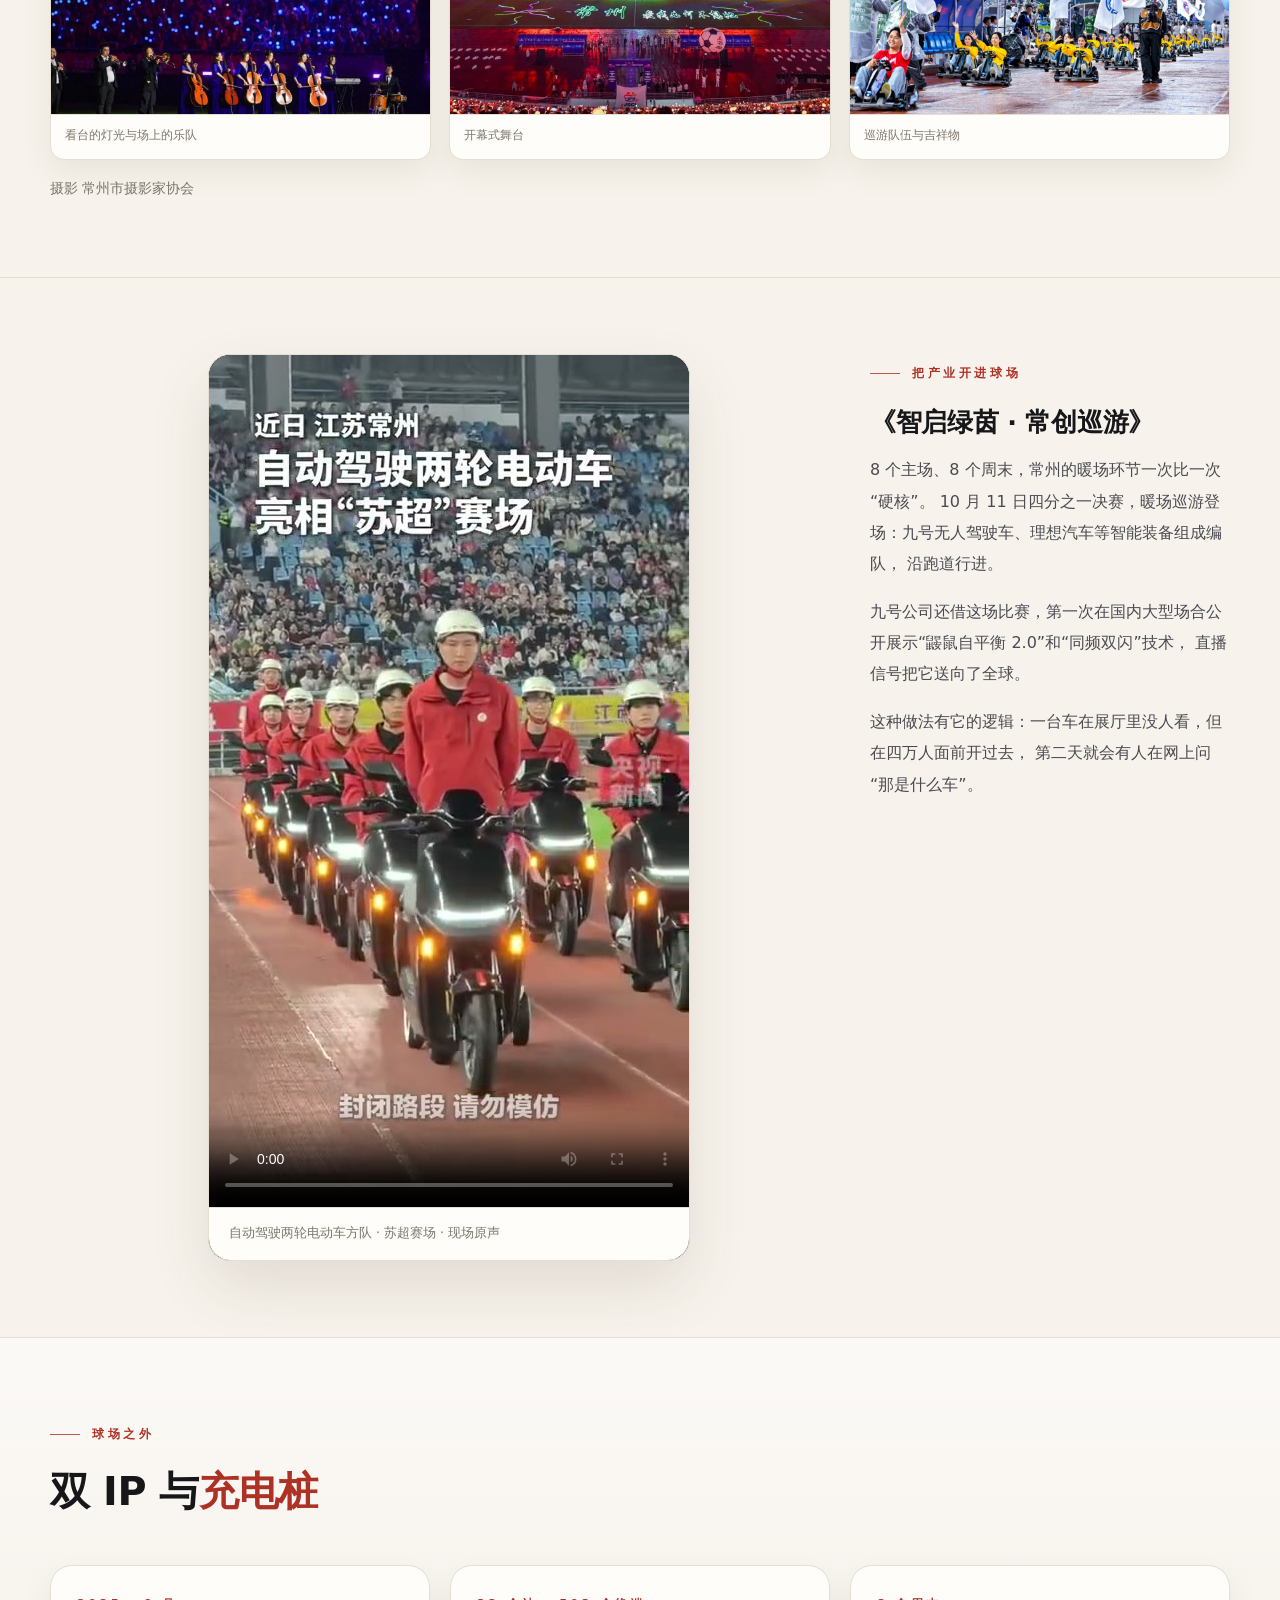
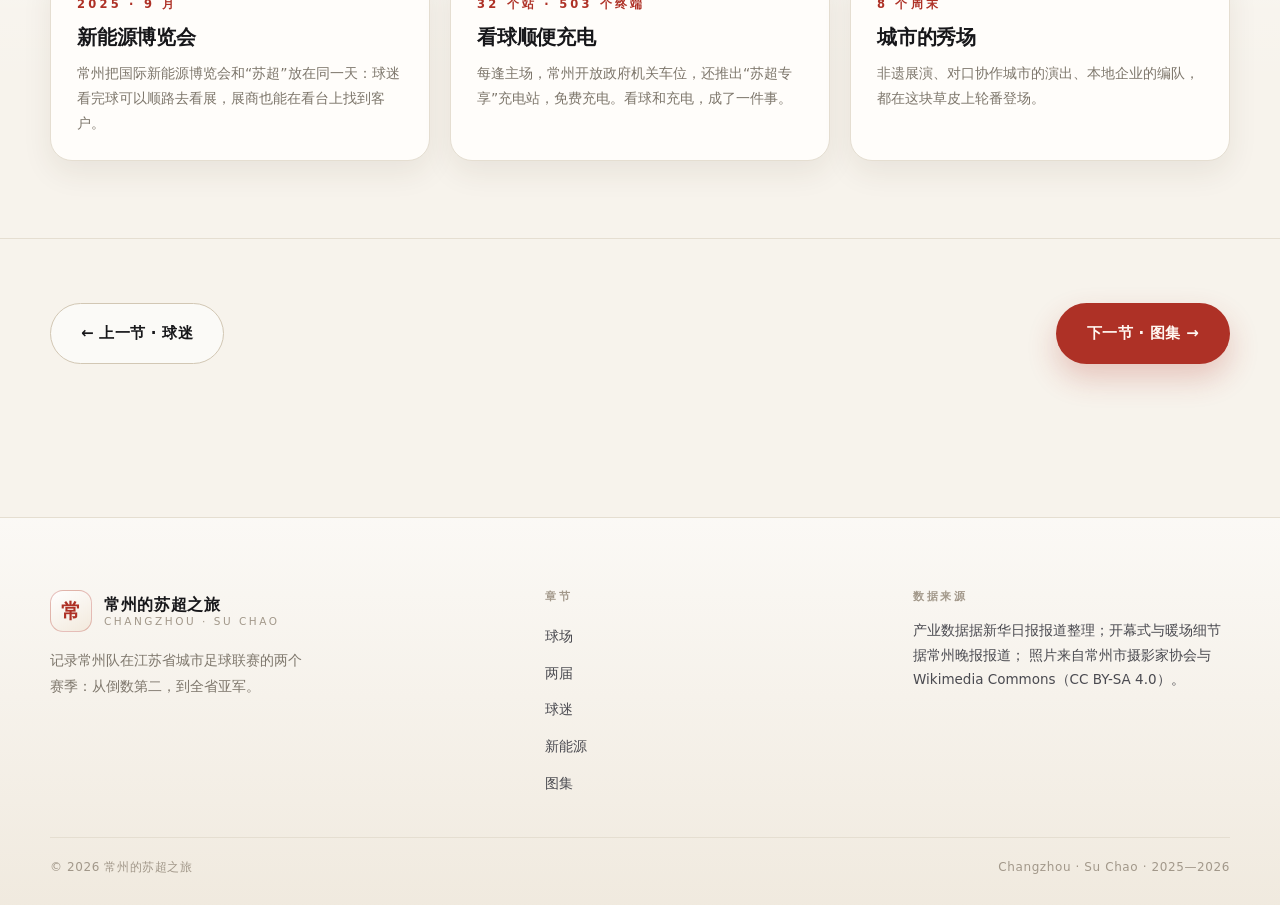
<file: web/newenergy.html>
<!DOCTYPE html>
<html lang="zh-CN">
<head>
<meta charset="utf-8">
<meta name="viewport" content="width=device-width, initial-scale=1">
<title>新能源 · 赛前的科技秀 | 常州的苏超之旅</title>
<meta name="description" content="常州把苏超主场赛前变成“新能源之都”的展示窗口：机器人、卡丁车、无人驾驶车与无人机天幕。">
<link rel="icon" href="../image/favicon.svg" type="image/svg+xml">
<link rel="stylesheet" href="../css/style.css">
<script>document.documentElement.classList.add("js");</script>
</head>
<body>

<div class="progress" aria-hidden="true"></div>

<header class="site-header">
  <div class="container header-inner">
    <a class="brand" href="../index.html" aria-label="返回首页">
      <span class="brand-mark" aria-hidden="true">常</span>
      <span class="brand-text">
        <span class="brand-name">常州的苏超之旅</span>
        <span class="brand-sub">Changzhou · Su Chao</span>
      </span>
    </a>
    <button class="nav-toggle" type="button" aria-label="打开导航菜单" aria-expanded="false" aria-controls="site-nav">
      <span></span><span></span><span></span>
    </button>
    <nav class="nav" id="site-nav" aria-label="主导航">
      <a class="nav-link" href="../index.html">首页</a>
      <a class="nav-link" href="stadium.html">球场</a>
      <a class="nav-link" href="seasons.html">两届</a>
      <a class="nav-link" href="fans.html">球迷</a>
      <a class="nav-link is-active" href="newenergy.html">新能源</a>
      <a class="nav-link" href="gallery.html">图集</a>
    </nav>
  </div>
</header>

<main id="main">

  <header class="page-head">
    <div class="container">
      <p class="kicker">04 · 新能源</p>
      <h1>赛前的常州</h1>
      <p class="lead">
        比赛开始前的二十分钟，球场属于这座城市的产业：
        机器人、卡丁车、无人驾驶车和无人机。
      </p>
    </div>
  </header>

  <section class="section section--tight">
    <div class="container split">
      <div class="prose reveal">
        <p class="kicker">新能源之都</p>
        <h2 class="section-title" style="margin-bottom:16px">一座<span style="color:var(--red)">把产业</span>摆上球场的城市</h2>
        <p>
          常州是江苏的“新能源之都”。理想汽车、比亚迪、宁德时代、九号、天合光能
          都在这里有工厂或总部，“发、储、送、用、网”五个环节串成了一条完整的产业链。
        </p>
        <p>
          2024 年，全市新能源产业规模突破 8500 亿元，新能源整车产量近 80 万辆，
          约占江苏全省的六成；新能源产业集聚度排在全国第三。
        </p>
        <p>
          对一座地级市来说，这些数字很硬。问题是怎么让普通人看见——
          球场正好是一个现成的窗口：四万人坐在看台上，直播信号还在往外送。
        </p>
      </div>
      <figure class="figure-card reveal">
        <img src="../image/photos/stadium-night.jpg" alt="夜色中的常州奥体中心">
        <figcaption class="figcaption">夜色里的常州奥体中心 · 2026 年 4 月 11 日揭幕战 · 摄影 常州市摄影家协会</figcaption>
      </figure>
    </div>
  </section>

  <section class="section section--alt">
    <div class="container">
      <div class="section-head reveal">
        <p class="kicker">开幕式 · 4 月 11 日</p>
        <h2 class="section-title">十三块天幕，<em>灯阵与机器人</em></h2>
        <p class="lead">
          2026 赛季的揭幕战放在常州。开幕式上，13 城歌曲联唱、13 块巨型天幕点亮，
          无人机在夜空中排成灯阵。
        </p>
      </div>

      <div class="split split--start" style="margin-bottom:36px">
        <div class="prose reveal">
          <p>
            场地中间，290 台常州本地生产的机器人和机器狗在雨里一起跳舞；
            40 辆新能源卡丁车绕场巡游；周深唱了本赛季的主题曲《热烈盛开》。
            有网友说，这场开幕式的规格像世界杯。
          </p>
          <p>
            这些节目不是外包的文艺演出，而是本地企业的产品展示。机器人来自常州本地的工厂，
            卡丁车用的是本地的电池和电机，连天上的无人机编队，也是本地企业在做。
          </p>
          <p>
            对球迷来说，这可能只是赛前的一段热闹；但对这座城市来说，
            这是一次把产业搬到家门口的尝试。
          </p>
        </div>
        <div class="reveal">
          <div class="stat-strip" style="grid-template-columns:1fr 1fr">
            <div class="stat">
              <div class="stat-value">290<em>台</em></div>
              <div class="stat-label">机器人与机器狗</div>
            </div>
            <div class="stat">
              <div class="stat-value">40<em>辆</em></div>
              <div class="stat-label">新能源卡丁车</div>
            </div>
            <div class="stat">
              <div class="stat-value">13<em>块</em></div>
              <div class="stat-label">巨型天幕</div>
            </div>
            <div class="stat">
              <div class="stat-value">8<em>场</em></div>
              <div class="stat-label">常州主场</div>
            </div>
          </div>
        </div>
      </div>

      <div class="gallery reveal">
        <figure data-zoom>
          <img src="../image/photos/ne-drone.jpg" alt="开幕式上，看台的手机灯光与场上乐队">
          <figcaption>看台的灯光与场上的乐队</figcaption>
        </figure>
        <figure data-zoom>
          <img src="../image/photos/ne-stage.jpg" alt="开幕式舞台的灯光">
          <figcaption>开幕式舞台</figcaption>
        </figure>
        <figure data-zoom>
          <img src="../image/photos/ne-parade.jpg" alt="开幕式上的巡游队伍与大型充气吉祥物">
          <figcaption>巡游队伍与吉祥物</figcaption>
        </figure>
      </div>
      <p class="small text-muted" style="margin-top:16px">摄影 常州市摄影家协会</p>
    </div>
  </section>

  <section class="section">
    <div class="container film-grid">
      <figure class="film reveal">
        <video controls preload="metadata" poster="../image/video/tech-reel-poster.jpg" playsinline>
          <source src="../image/video/tech-reel.mp4" type="video/mp4">
          你的浏览器不支持 video 标签，可以直接打开 image/video/tech-reel.mp4 观看。
        </video>
        <figcaption class="film-caption">自动驾驶两轮电动车方队 · 苏超赛场 · 现场原声</figcaption>
      </figure>

      <div class="prose reveal">
        <p class="kicker">把产业开进球场</p>
        <h2 class="section-title" style="margin-bottom:16px;font-size:1.6rem">《智启绿茵 · 常创巡游》</h2>
        <p>
          8 个主场、8 个周末，常州的暖场环节一次比一次“硬核”。
          10 月 11 日四分之一决赛，暖场巡游登场：九号无人驾驶车、理想汽车等智能装备组成编队，
          沿跑道行进。
        </p>
        <p>
          九号公司还借这场比赛，第一次在国内大型场合公开展示“鼹鼠自平衡 2.0”和“同频双闪”技术，
          直播信号把它送向了全球。
        </p>
        <p>
          这种做法有它的逻辑：一台车在展厅里没人看，但在四万人面前开过去，
          第二天就会有人在网上问“那是什么车”。
        </p>
      </div>
    </div>
  </section>

  <section class="section section--alt">
    <div class="container">
      <div class="section-head reveal">
        <p class="kicker">球场之外</p>
        <h2 class="section-title">双 IP 与<em>充电桩</em></h2>
      </div>
      <div class="card-grid reveal">
        <div class="nav-card">
          <span class="nav-card-num">2025 · 9 月</span>
          <h3>新能源博览会</h3>
          <p>常州把国际新能源博览会和“苏超”放在同一天：球迷看完球可以顺路去看展，展商也能在看台上找到客户。</p>
        </div>
        <div class="nav-card">
          <span class="nav-card-num">32 个站 · 503 个终端</span>
          <h3>看球顺便充电</h3>
          <p>每逢主场，常州开放政府机关车位，还推出“苏超专享”充电站，免费充电。看球和充电，成了一件事。</p>
        </div>
        <div class="nav-card">
          <span class="nav-card-num">8 个周末</span>
          <h3>城市的秀场</h3>
          <p>非遗展演、对口协作城市的演出、本地企业的编队，都在这块草皮上轮番登场。</p>
        </div>
      </div>
    </div>
  </section>

  <section class="section section--tight">
    <div class="container">
      <div class="btn-row" style="justify-content:space-between">
        <a class="btn btn--ghost" href="fans.html">← 上一节 · 球迷</a>
        <a class="btn btn--primary" href="gallery.html">下一节 · 图集 →</a>
      </div>
    </div>
  </section>

</main>

<footer class="site-footer footer">
  <div class="container">
    <div class="footer-top">
      <div class="footer-brand">
        <a class="brand" href="../index.html">
          <span class="brand-mark" aria-hidden="true">常</span>
          <span class="brand-text">
            <span class="brand-name">常州的苏超之旅</span>
            <span class="brand-sub">Changzhou · Su Chao</span>
          </span>
        </a>
        <p>记录常州队在江苏省城市足球联赛的两个赛季：从倒数第二，到全省亚军。</p>
      </div>
      <div class="footer-col">
        <h4>章节</h4>
        <a href="stadium.html">球场</a>
        <a href="seasons.html">两届</a>
        <a href="fans.html">球迷</a>
        <a href="newenergy.html">新能源</a>
        <a href="gallery.html">图集</a>
      </div>
      <div class="footer-col">
        <h4>数据来源</h4>
        <p class="small">
          产业数据据新华日报报道整理；开幕式与暖场细节据常州晚报报道；
          照片来自常州市摄影家协会与 Wikimedia Commons（CC BY-SA 4.0）。
        </p>
      </div>
    </div>
    <div class="footer-bottom">
      <span>© 2026 常州的苏超之旅</span>
      <span>Changzhou · Su Chao · 2025—2026</span>
    </div>
  </div>
</footer>

<script src="../js/main.js"></script>
</body>
</html>
</file>
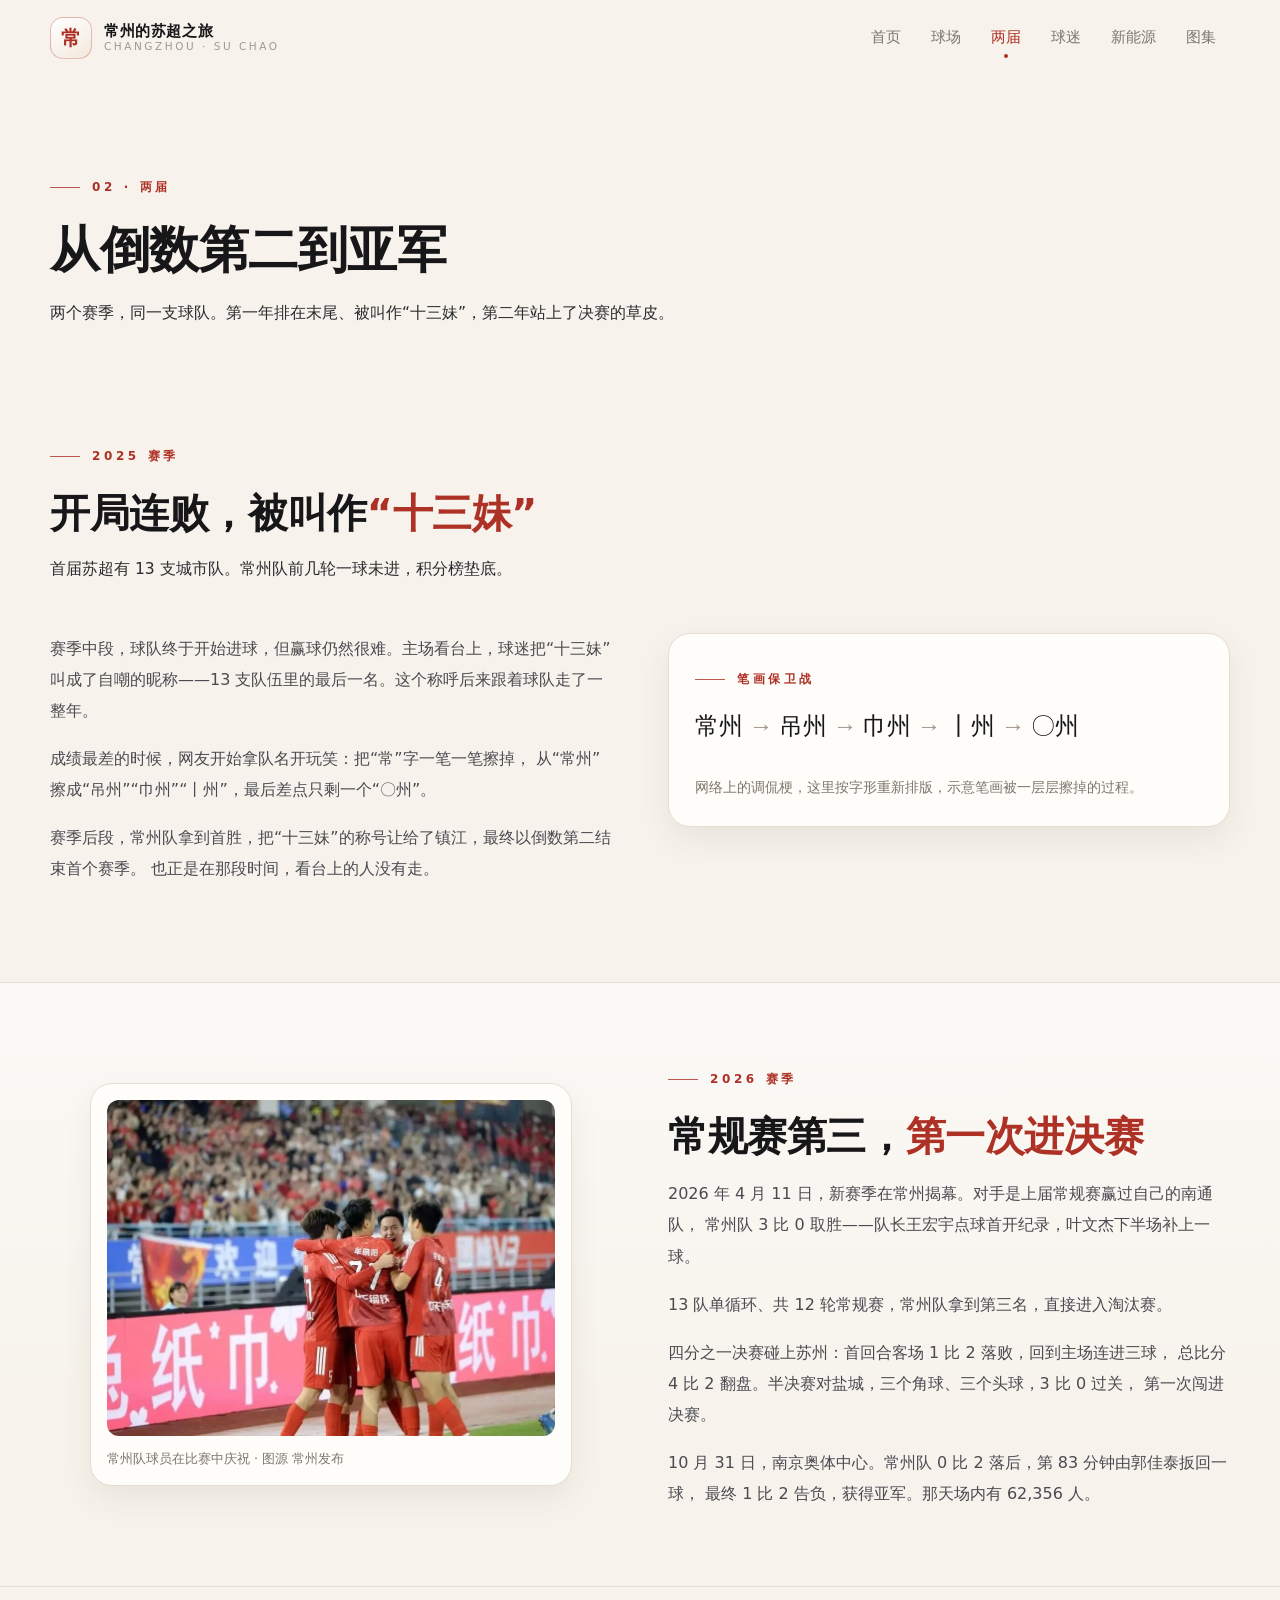
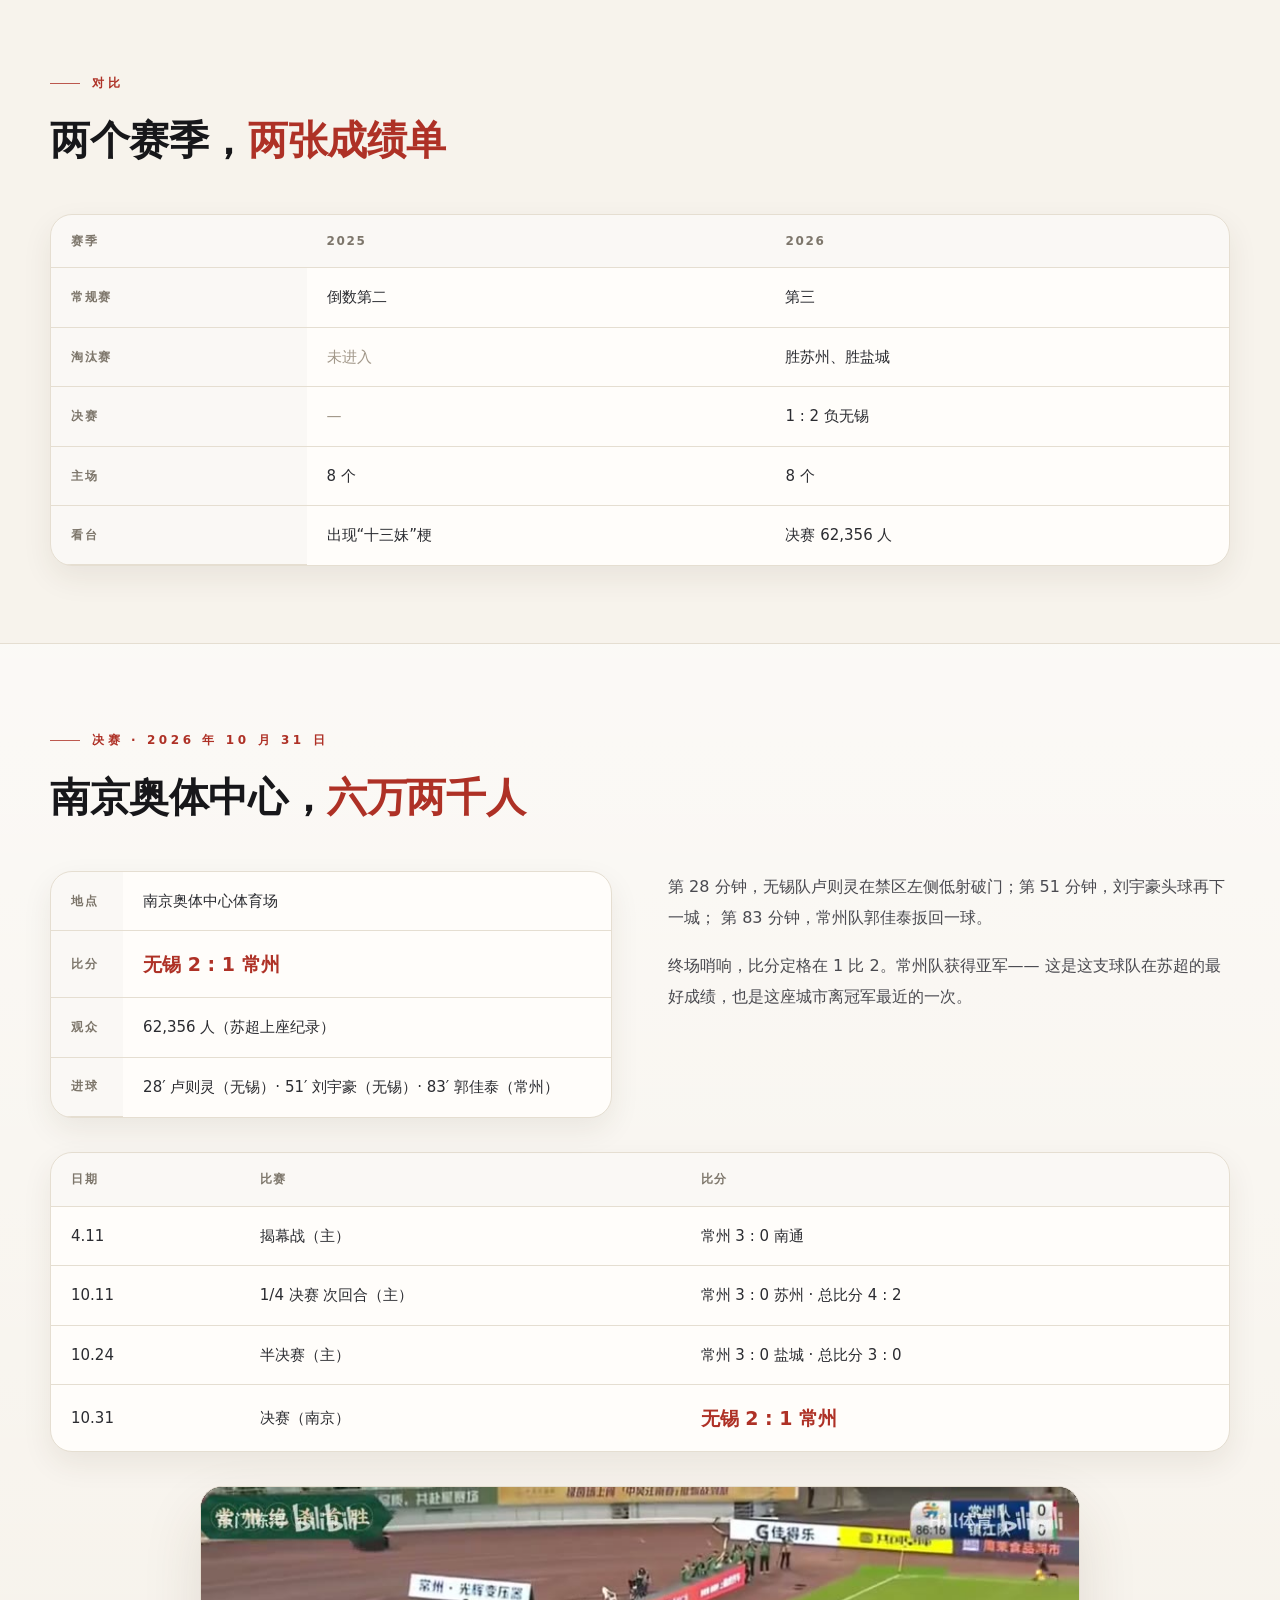
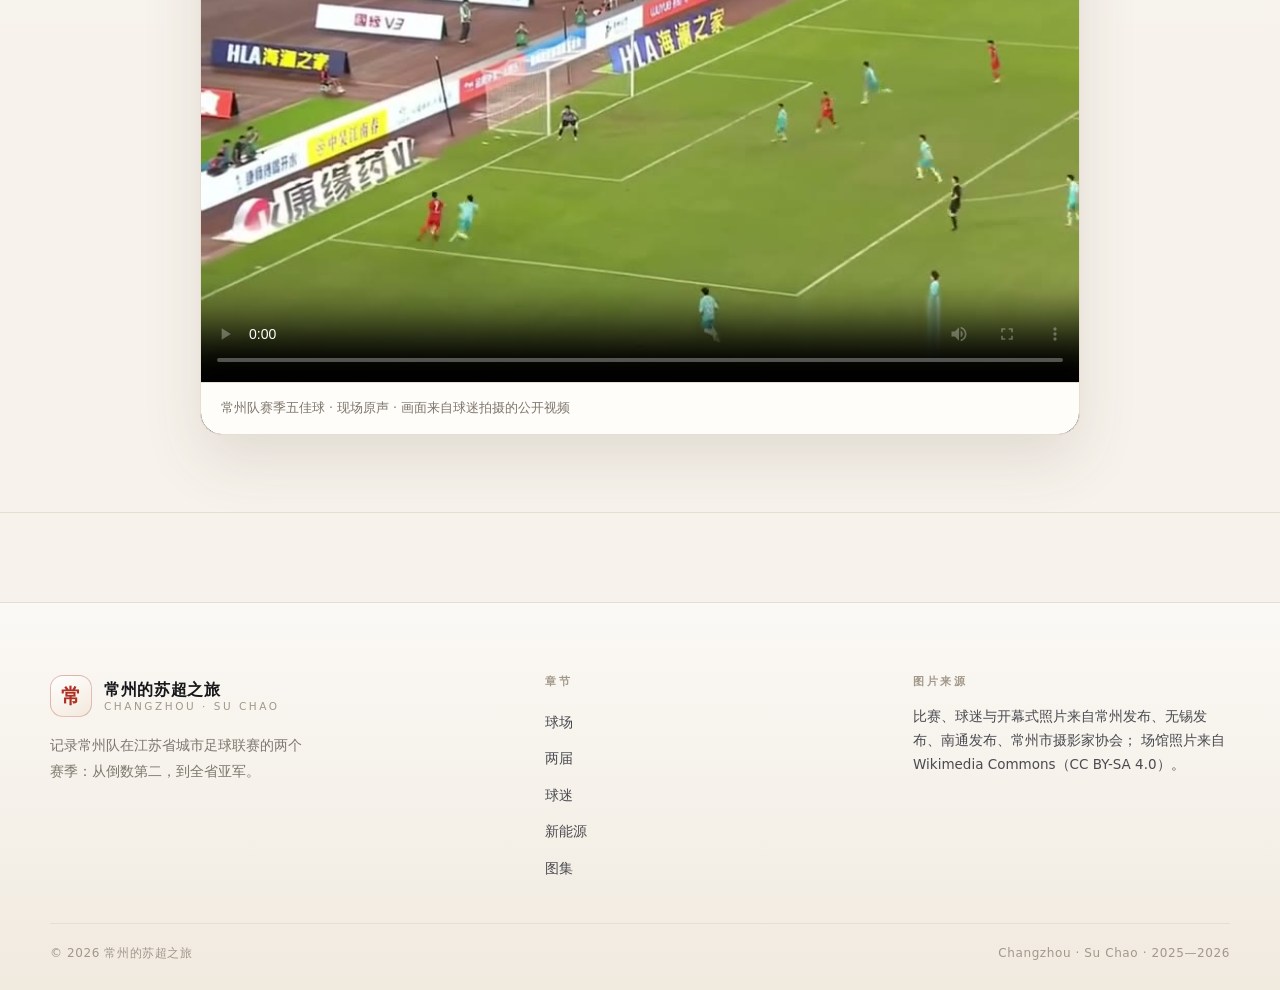
<file: web/seasons.html>
<!DOCTYPE html>
<html lang="zh-CN">
<head>
<meta charset="utf-8">
<meta name="viewport" content="width=device-width, initial-scale=1">
<title>两届 · 从倒数第二到亚军 | 常州的苏超之旅</title>
<meta name="description" content="2025 年的“十三妹”和“笔画保卫战”，2026 年常规赛第三、淘汰苏州盐城、决赛 1:2 负于无锡。">
<link rel="icon" href="../image/favicon.svg" type="image/svg+xml">
<link rel="stylesheet" href="../css/style.css">
<script>document.documentElement.classList.add("js");</script>
</head>
<body>

<div class="progress" aria-hidden="true"></div>

<header class="site-header">
  <div class="container header-inner">
    <a class="brand" href="../index.html" aria-label="返回首页">
      <span class="brand-mark" aria-hidden="true">常</span>
      <span class="brand-text">
        <span class="brand-name">常州的苏超之旅</span>
        <span class="brand-sub">Changzhou · Su Chao</span>
      </span>
    </a>
    <button class="nav-toggle" type="button" aria-label="打开导航菜单" aria-expanded="false" aria-controls="site-nav">
      <span></span><span></span><span></span>
    </button>
    <nav class="nav" id="site-nav" aria-label="主导航">
      <a class="nav-link" href="../index.html">首页</a>
      <a class="nav-link" href="stadium.html">球场</a>
      <a class="nav-link is-active" href="seasons.html">两届</a>
      <a class="nav-link" href="fans.html">球迷</a>
      <a class="nav-link" href="newenergy.html">新能源</a>
      <a class="nav-link" href="gallery.html">图集</a>
    </nav>
  </div>
</header>

<main id="main">

  <header class="page-head">
    <div class="container">
      <p class="kicker">02 · 两届</p>
      <h1>从倒数第二到亚军</h1>
      <p class="lead">
        两个赛季，同一支球队。第一年排在末尾、被叫作“十三妹”，第二年站上了决赛的草皮。
      </p>
    </div>
  </header>

  <section class="section section--tight">
    <div class="container">
      <div class="section-head reveal" style="max-width:720px">
        <p class="kicker">2025 赛季</p>
        <h2 class="section-title">开局连败，被叫作<em>“十三妹”</em></h2>
        <p class="lead">首届苏超有 13 支城市队。常州队前几轮一球未进，积分榜垫底。</p>
      </div>

      <div class="split split--start" style="margin-bottom:34px">
        <div class="prose reveal">
          <p>
            赛季中段，球队终于开始进球，但赢球仍然很难。主场看台上，球迷把“十三妹”
            叫成了自嘲的昵称——13 支队伍里的最后一名。这个称呼后来跟着球队走了一整年。
          </p>
          <p>
            成绩最差的时候，网友开始拿队名开玩笑：把“常”字一笔一笔擦掉，
            从“常州”擦成“吊州”“巾州”“丨州”，最后差点只剩一个“〇州”。
          </p>
          <p>
            赛季后段，常州队拿到首胜，把“十三妹”的称号让给了镇江，最终以倒数第二结束首个赛季。
            也正是在那段时间，看台上的人没有走。
          </p>
        </div>
        <div class="reveal">
          <div class="table-wrap" style="padding:26px">
            <p class="kicker" style="margin-bottom:14px">笔画保卫战</p>
            <p style="font-family:var(--font-serif);font-size:clamp(1.1rem,2vw,1.5rem);color:var(--ink);line-height:1.9">
              常州 <span style="color:var(--muted-2)">→</span> 吊州
              <span style="color:var(--muted-2)">→</span> 巾州
              <span style="color:var(--muted-2)">→</span> 丨州
              <span style="color:var(--muted-2)">→</span> 〇州
            </p>
            <p class="small text-muted" style="margin-top:14px">
              网络上的调侃梗，这里按字形重新排版，示意笔画被一层层擦掉的过程。
            </p>
          </div>
        </div>
      </div>
    </div>
  </section>

  <section class="section section--alt">
    <div class="container split">
      <figure class="figure-card reveal">
        <img src="../image/photos/celebration.jpg" alt="常州队球员在比赛中抱在一起庆祝">
        <figcaption class="figcaption">常州队球员在比赛中庆祝 · 图源 常州发布</figcaption>
      </figure>
      <div class="prose reveal">
        <p class="kicker">2026 赛季</p>
        <h2 class="section-title" style="margin-bottom:16px">常规赛第三，<span style="color:var(--red)">第一次进决赛</span></h2>
        <p>
          2026 年 4 月 11 日，新赛季在常州揭幕。对手是上届常规赛赢过自己的南通队，
          常州队 3 比 0 取胜——队长王宏宇点球首开纪录，叶文杰下半场补上一球。
        </p>
        <p>
          13 队单循环、共 12 轮常规赛，常州队拿到第三名，直接进入淘汰赛。
        </p>
        <p>
          四分之一决赛碰上苏州：首回合客场 1 比 2 落败，回到主场连进三球，
          总比分 4 比 2 翻盘。半决赛对盐城，三个角球、三个头球，3 比 0 过关，
          第一次闯进决赛。
        </p>
        <p>
          10 月 31 日，南京奥体中心。常州队 0 比 2 落后，第 83 分钟由郭佳泰扳回一球，
          最终 1 比 2 告负，获得亚军。那天场内有 62,356 人。
        </p>
      </div>
    </div>
  </section>

  <section class="section">
    <div class="container">
      <div class="section-head reveal">
        <p class="kicker">对比</p>
        <h2 class="section-title">两个赛季，<em>两张成绩单</em></h2>
      </div>

      <div class="table-wrap reveal">
        <table>
          <thead>
            <tr><th>赛季</th><th>2025</th><th>2026</th></tr>
          </thead>
          <tbody>
            <tr><th>常规赛</th><td>倒数第二</td><td>第三</td></tr>
            <tr><th>淘汰赛</th><td class="dim">未进入</td><td>胜苏州、胜盐城</td></tr>
            <tr><th>决赛</th><td class="dim">—</td><td>1 : 2 负无锡</td></tr>
            <tr><th>主场</th><td>8 个</td><td>8 个</td></tr>
            <tr><th>看台</th><td>出现“十三妹”梗</td><td>决赛 62,356 人</td></tr>
          </tbody>
        </table>
      </div>
    </div>
  </section>

  <section class="section section--alt">
    <div class="container">
      <div class="section-head reveal">
        <p class="kicker">决赛 · 2026 年 10 月 31 日</p>
        <h2 class="section-title">南京奥体中心，<em>六万两千人</em></h2>
      </div>

      <div class="split split--start" style="margin-bottom:34px">
        <div class="table-wrap reveal">
          <table>
            <tbody>
              <tr><th>地点</th><td>南京奥体中心体育场</td></tr>
              <tr><th>比分</th><td class="big">无锡 2 : 1 常州</td></tr>
              <tr><th>观众</th><td class="num">62,356 人（苏超上座纪录）</td></tr>
              <tr><th>进球</th><td>28′ 卢则灵（无锡）· 51′ 刘宇豪（无锡）· 83′ 郭佳泰（常州）</td></tr>
            </tbody>
          </table>
        </div>
        <div class="prose reveal">
          <p>
            第 28 分钟，无锡队卢则灵在禁区左侧低射破门；第 51 分钟，刘宇豪头球再下一城；
            第 83 分钟，常州队郭佳泰扳回一球。
          </p>
          <p>
            终场哨响，比分定格在 1 比 2。常州队获得亚军——
            这是这支球队在苏超的最好成绩，也是这座城市离冠军最近的一次。
          </p>
        </div>
      </div>

      <div class="table-wrap reveal" style="margin-bottom:34px">
        <table>
          <thead>
            <tr><th>日期</th><th>比赛</th><th>比分</th></tr>
          </thead>
          <tbody>
            <tr><td class="num">4.11</td><td>揭幕战（主）</td><td>常州 3 : 0 南通</td></tr>
            <tr><td class="num">10.11</td><td>1/4 决赛 次回合（主）</td><td>常州 3 : 0 苏州 · 总比分 4 : 2</td></tr>
            <tr><td class="num">10.24</td><td>半决赛（主）</td><td>常州 3 : 0 盐城 · 总比分 3 : 0</td></tr>
            <tr><td class="num">10.31</td><td>决赛（南京）</td><td class="big">无锡 2 : 1 常州</td></tr>
          </tbody>
        </table>
      </div>

      <figure class="film reveal">
        <video controls preload="metadata" poster="../image/video/highlights-poster.jpg">
          <source src="../image/video/highlights.mp4" type="video/mp4">
          你的浏览器不支持 video 标签，可以直接打开 image/video/highlights.mp4 观看。
        </video>
        <figcaption class="film-caption">常州队赛季五佳球 · 现场原声 · 画面来自球迷拍摄的公开视频</figcaption>
      </figure>
    </div>
  </section>

</main>

<footer class="site-footer footer">
  <div class="container">
    <div class="footer-top">
      <div class="footer-brand">
        <a class="brand" href="../index.html">
          <span class="brand-mark" aria-hidden="true">常</span>
          <span class="brand-text">
            <span class="brand-name">常州的苏超之旅</span>
            <span class="brand-sub">Changzhou · Su Chao</span>
          </span>
        </a>
        <p>记录常州队在江苏省城市足球联赛的两个赛季：从倒数第二，到全省亚军。</p>
      </div>
      <div class="footer-col">
        <h4>章节</h4>
        <a href="stadium.html">球场</a>
        <a href="seasons.html">两届</a>
        <a href="fans.html">球迷</a>
        <a href="newenergy.html">新能源</a>
        <a href="gallery.html">图集</a>
      </div>
      <div class="footer-col">
        <h4>图片来源</h4>
        <p class="small">
          比赛、球迷与开幕式照片来自常州发布、无锡发布、南通发布、常州市摄影家协会；
          场馆照片来自 Wikimedia Commons（CC BY-SA 4.0）。
        </p>
      </div>
    </div>
    <div class="footer-bottom">
      <span>© 2026 常州的苏超之旅</span>
      <span>Changzhou · Su Chao · 2025—2026</span>
    </div>
  </div>
</footer>

<script src="../js/main.js"></script>
</body>
</html>
</file>
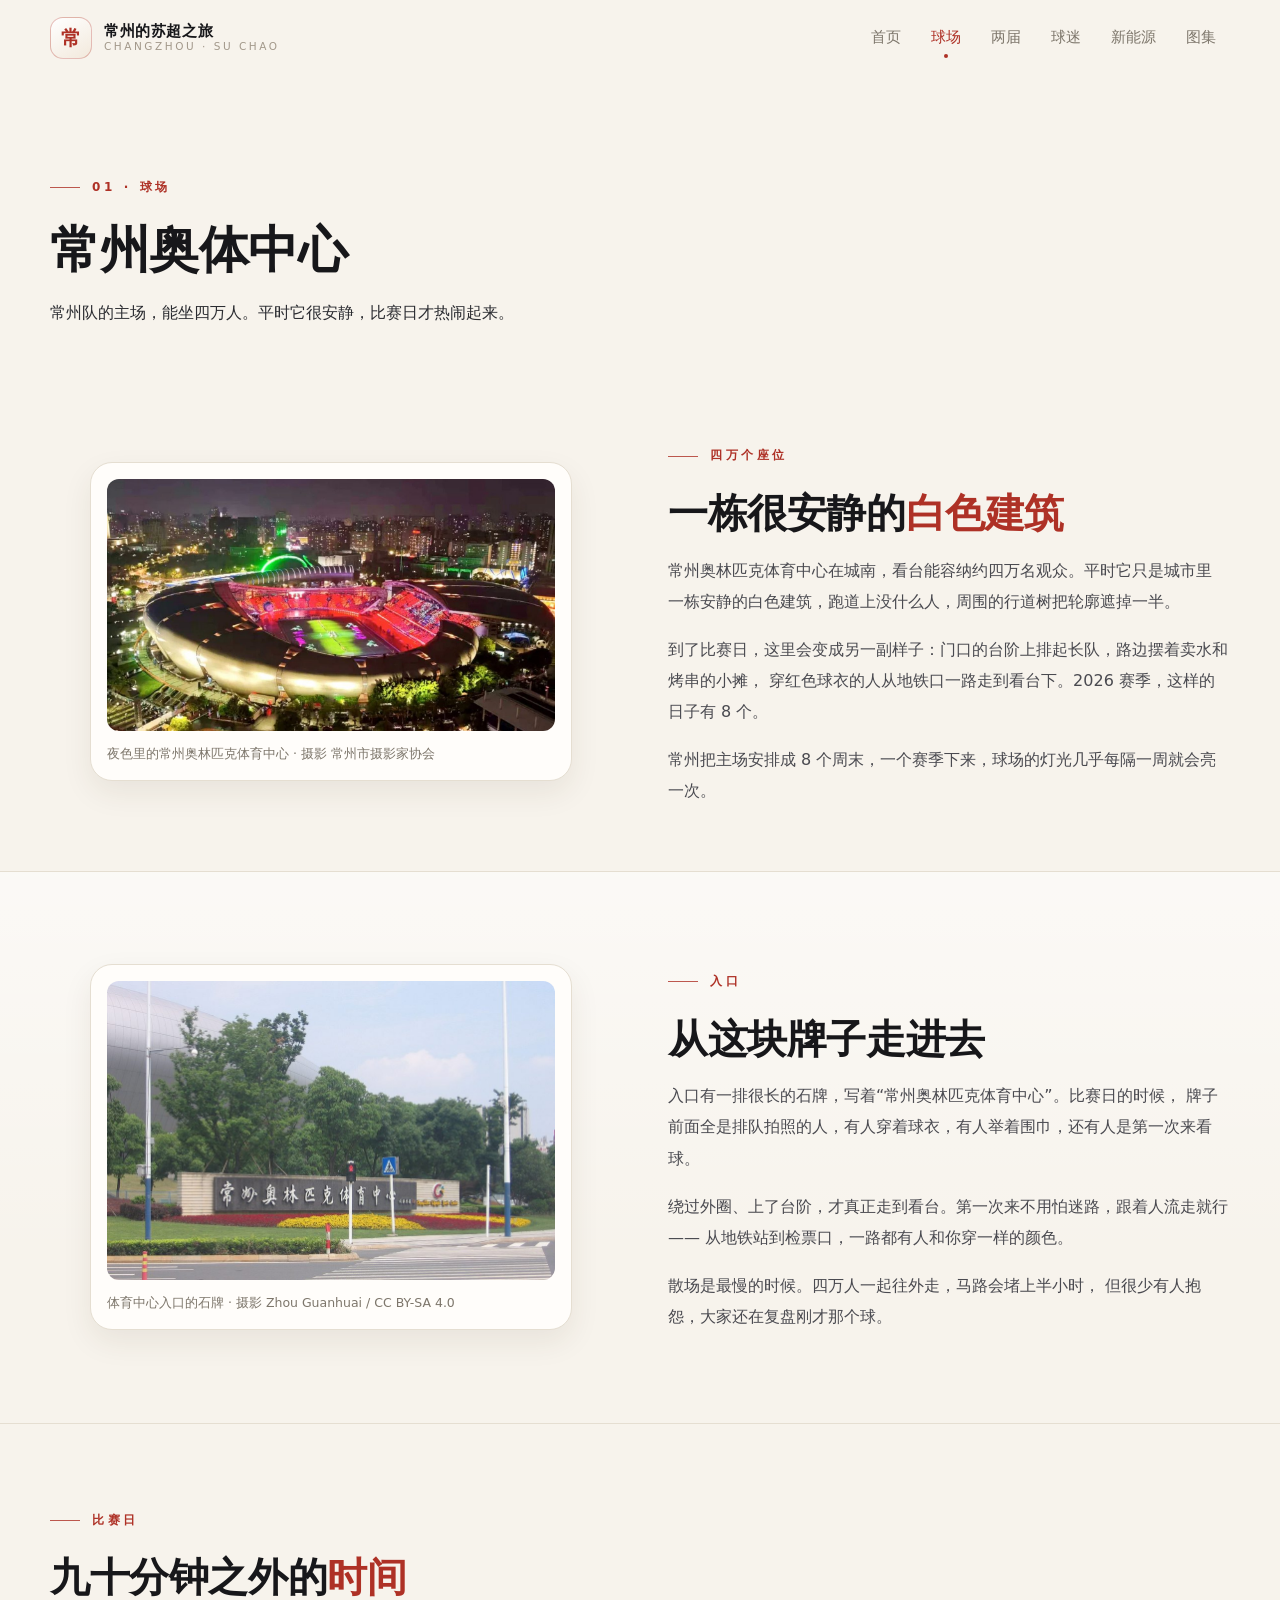
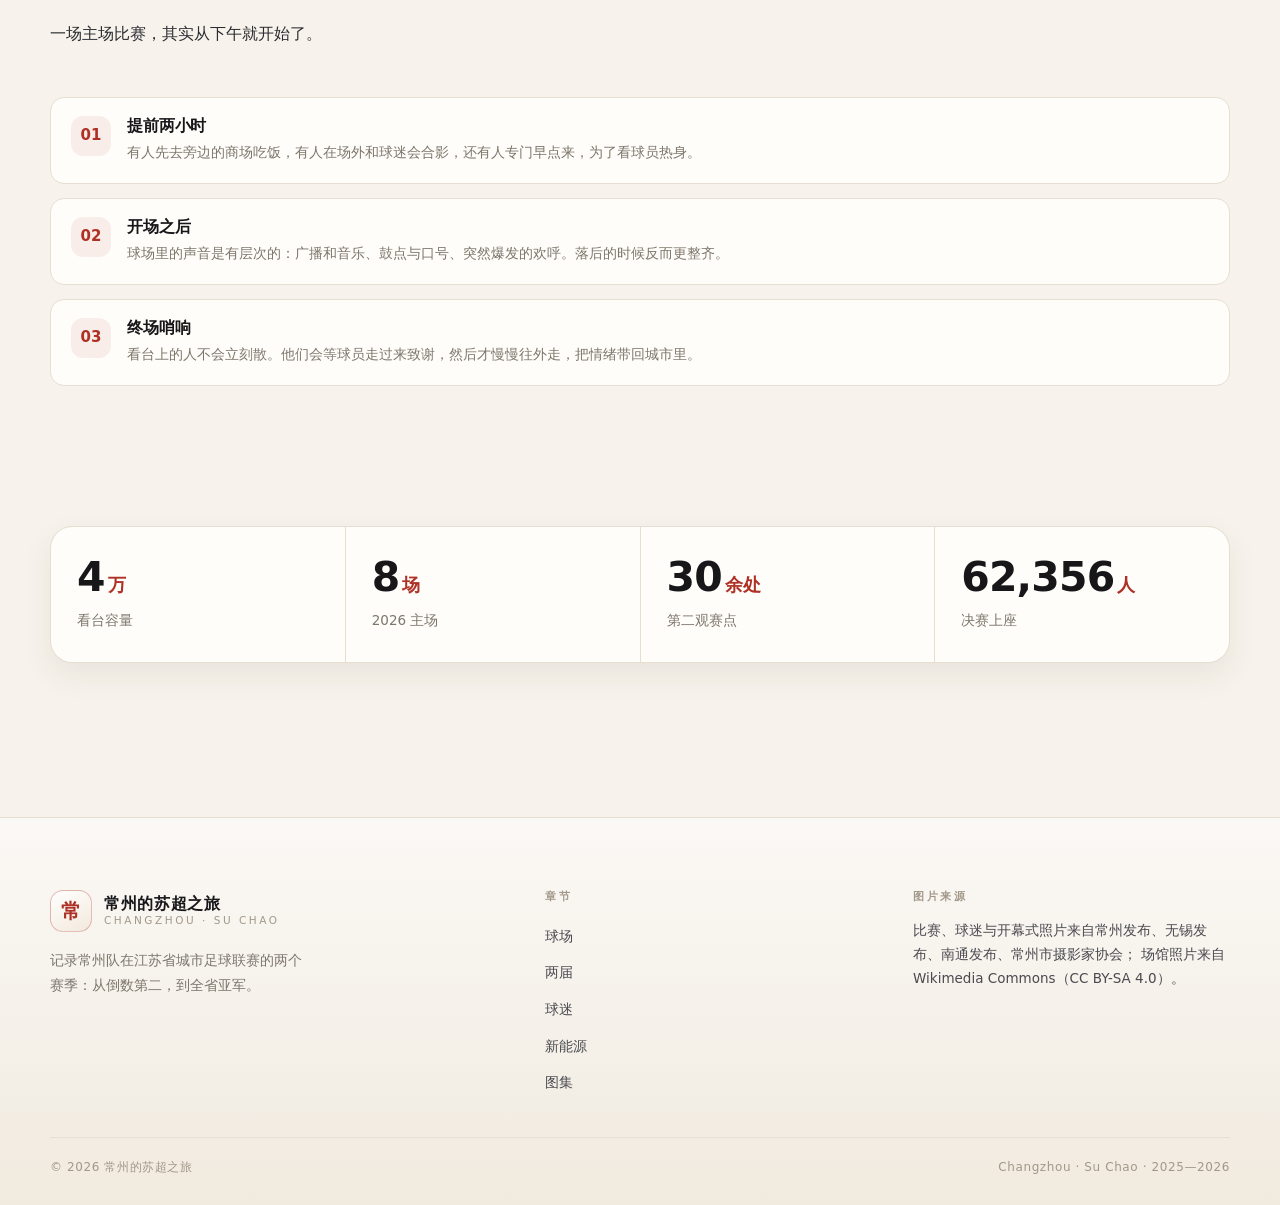
<file: web/stadium.html>
<!DOCTYPE html>
<html lang="zh-CN">
<head>
<meta charset="utf-8">
<meta name="viewport" content="width=device-width, initial-scale=1">
<title>球场 · 常州奥体中心 | 常州的苏超之旅</title>
<meta name="description" content="常州奥体中心：四万个座位的球场，八个主场的比赛日。">
<link rel="icon" href="../image/favicon.svg" type="image/svg+xml">
<link rel="stylesheet" href="../css/style.css">
<script>document.documentElement.classList.add("js");</script>
</head>
<body>

<div class="progress" aria-hidden="true"></div>

<header class="site-header">
  <div class="container header-inner">
    <a class="brand" href="../index.html" aria-label="返回首页">
      <span class="brand-mark" aria-hidden="true">常</span>
      <span class="brand-text">
        <span class="brand-name">常州的苏超之旅</span>
        <span class="brand-sub">Changzhou · Su Chao</span>
      </span>
    </a>
    <button class="nav-toggle" type="button" aria-label="打开导航菜单" aria-expanded="false" aria-controls="site-nav">
      <span></span><span></span><span></span>
    </button>
    <nav class="nav" id="site-nav" aria-label="主导航">
      <a class="nav-link" href="../index.html">首页</a>
      <a class="nav-link is-active" href="stadium.html">球场</a>
      <a class="nav-link" href="seasons.html">两届</a>
      <a class="nav-link" href="fans.html">球迷</a>
      <a class="nav-link" href="newenergy.html">新能源</a>
      <a class="nav-link" href="gallery.html">图集</a>
    </nav>
  </div>
</header>

<main id="main">

  <header class="page-head">
    <div class="container">
      <p class="kicker">01 · 球场</p>
      <h1>常州奥体中心</h1>
      <p class="lead">
        常州队的主场，能坐四万人。平时它很安静，比赛日才热闹起来。
      </p>
    </div>
  </header>

  <section class="section section--tight">
    <div class="container split">
      <figure class="figure-card reveal">
        <img src="../image/photos/stadium-night.jpg" alt="夜色中的常州奥体中心，球场草坪亮着灯">
        <figcaption class="figcaption">夜色里的常州奥林匹克体育中心 · 摄影 常州市摄影家协会</figcaption>
      </figure>
      <div class="prose reveal">
        <p class="kicker">四万个座位</p>
        <h2 class="section-title" style="margin-bottom:16px">一栋很安静的<span style="color:var(--red)">白色建筑</span></h2>
        <p>
          常州奥林匹克体育中心在城南，看台能容纳约四万名观众。平时它只是城市里
          一栋安静的白色建筑，跑道上没什么人，周围的行道树把轮廓遮掉一半。
        </p>
        <p>
          到了比赛日，这里会变成另一副样子：门口的台阶上排起长队，路边摆着卖水和烤串的小摊，
          穿红色球衣的人从地铁口一路走到看台下。2026 赛季，这样的日子有 8 个。
        </p>
        <p>
          常州把主场安排成 8 个周末，一个赛季下来，球场的灯光几乎每隔一周就会亮一次。
        </p>
      </div>
    </div>
  </section>

  <section class="section section--alt">
    <div class="container split split--flip">
      <figure class="figure-card reveal">
        <img src="../image/photos/stadium-sign.jpg" alt="常州奥林匹克体育中心入口处的标识石墙">
        <figcaption class="figcaption">体育中心入口的石牌 · 摄影 Zhou Guanhuai / CC BY-SA 4.0</figcaption>
      </figure>
      <div class="prose reveal">
        <p class="kicker">入口</p>
        <h2 class="section-title" style="margin-bottom:16px">从这块牌子走进去</h2>
        <p>
          入口有一排很长的石牌，写着“常州奥林匹克体育中心”。比赛日的时候，
          牌子前面全是排队拍照的人，有人穿着球衣，有人举着围巾，还有人是第一次来看球。
        </p>
        <p>
          绕过外圈、上了台阶，才真正走到看台。第一次来不用怕迷路，跟着人流走就行——
          从地铁站到检票口，一路都有人和你穿一样的颜色。
        </p>
        <p>
          散场是最慢的时候。四万人一起往外走，马路会堵上半小时，
          但很少有人抱怨，大家还在复盘刚才那个球。
        </p>
      </div>
    </div>
  </section>

  <section class="section">
    <div class="container">
      <div class="section-head reveal">
        <p class="kicker">比赛日</p>
        <h2 class="section-title">九十分钟之外的<em>时间</em></h2>
        <p class="lead">一场主场比赛，其实从下午就开始了。</p>
      </div>

      <ul class="feature-list reveal">
        <li>
          <span class="feature-icon">01</span>
          <div class="feature-body">
            <h4>提前两小时</h4>
            <p>有人先去旁边的商场吃饭，有人在场外和球迷会合影，还有人专门早点来，为了看球员热身。</p>
          </div>
        </li>
        <li>
          <span class="feature-icon">02</span>
          <div class="feature-body">
            <h4>开场之后</h4>
            <p>球场里的声音是有层次的：广播和音乐、鼓点与口号、突然爆发的欢呼。落后的时候反而更整齐。</p>
          </div>
        </li>
        <li>
          <span class="feature-icon">03</span>
          <div class="feature-body">
            <h4>终场哨响</h4>
            <p>看台上的人不会立刻散。他们会等球员走过来致谢，然后才慢慢往外走，把情绪带回城市里。</p>
          </div>
        </li>
      </ul>
    </div>
  </section>

  <section class="section section--tight">
    <div class="container reveal">
      <div class="stat-strip">
        <div class="stat">
          <div class="stat-value">4<em>万</em></div>
          <div class="stat-label">看台容量</div>
        </div>
        <div class="stat">
          <div class="stat-value">8<em>场</em></div>
          <div class="stat-label">2026 主场</div>
        </div>
        <div class="stat">
          <div class="stat-value">30<em>余处</em></div>
          <div class="stat-label">第二观赛点</div>
        </div>
        <div class="stat">
          <div class="stat-value">62,356<em>人</em></div>
          <div class="stat-label">决赛上座</div>
        </div>
      </div>
    </div>
  </section>

</main>

<footer class="site-footer footer">
  <div class="container">
    <div class="footer-top">
      <div class="footer-brand">
        <a class="brand" href="../index.html">
          <span class="brand-mark" aria-hidden="true">常</span>
          <span class="brand-text">
            <span class="brand-name">常州的苏超之旅</span>
            <span class="brand-sub">Changzhou · Su Chao</span>
          </span>
        </a>
        <p>记录常州队在江苏省城市足球联赛的两个赛季：从倒数第二，到全省亚军。</p>
      </div>
      <div class="footer-col">
        <h4>章节</h4>
        <a href="stadium.html">球场</a>
        <a href="seasons.html">两届</a>
        <a href="fans.html">球迷</a>
        <a href="newenergy.html">新能源</a>
        <a href="gallery.html">图集</a>
      </div>
      <div class="footer-col">
        <h4>图片来源</h4>
        <p class="small">
          比赛、球迷与开幕式照片来自常州发布、无锡发布、南通发布、常州市摄影家协会；
          场馆照片来自 Wikimedia Commons（CC BY-SA 4.0）。
        </p>
      </div>
    </div>
    <div class="footer-bottom">
      <span>© 2026 常州的苏超之旅</span>
      <span>Changzhou · Su Chao · 2025—2026</span>
    </div>
  </div>
</footer>

<script src="../js/main.js"></script>
</body>
</html>
</file>
<file: css/style.css>
﻿@charset "utf-8";
/* ==========================================================================
   常州的苏超之旅 —— 样式表
   结构：1 变量 / 2 基础 / 3 通用版式 / 4 页头 / 5 首屏 / 6 区块与卡片
        7 视频 / 8 数据 / 9 图集 / 10 页脚 / 11 动效 / 12 响应式
   ========================================================================== */

/* ---------- 1. 变量 ---------- */
:root {
  --paper: #f7f3ec;
  --paper-2: #efe8db;
  --card: #fffdfa;
  --ink: #17171a;
  --ink-2: #2b2c31;
  --body: #4a4a50;
  --muted: #7d766b;
  --muted-2: #a2988a;
  --red: #ae3126;
  --red-2: #c9452f;
  --red-soft: rgba(174, 49, 38, 0.08);
  --line: #e5ded1;
  --line-strong: #d2c7b4;

  --container: 1180px;
  --radius: 22px;
  --radius-sm: 14px;
  --shadow: 0 26px 60px rgba(70, 52, 30, 0.12);
  --shadow-sm: 0 12px 30px rgba(70, 52, 30, 0.08);
  --ease: cubic-bezier(0.22, 0.61, 0.36, 1);

  --font-sans: "PingFang SC", "Hiragino Sans GB", "Microsoft YaHei", "Source Han Sans SC",
    "Noto Sans SC", system-ui, -apple-system, "Segoe UI", sans-serif;
  --font-serif: "Songti SC", "Noto Serif SC", "Source Han Serif SC", "SimSun", Georgia, serif;
}

/* ---------- 2. 基础 ---------- */
*,
*::before,
*::after { box-sizing: border-box; }

html {
  scroll-behavior: smooth;
  scroll-padding-top: 100px;
  -webkit-text-size-adjust: 100%;
}

body {
  margin: 0;
  background: var(--paper);
  color: var(--body);
  font-family: var(--font-sans);
  font-size: 16px;
  line-height: 1.9;
  -webkit-font-smoothing: antialiased;
  overflow-x: hidden;
}

img { max-width: 100%; height: auto; display: block; border: 0; }
a { color: inherit; text-decoration: none; }
button { font: inherit; color: inherit; }

h1, h2, h3, h4 {
  margin: 0;
  color: var(--ink);
  font-weight: 800;
  line-height: 1.28;
  letter-spacing: -0.01em;
}

p { margin: 0 0 1.05em; }
p:last-child { margin-bottom: 0; }

::selection { background: rgba(174, 49, 38, 0.16); color: var(--ink); }

:focus-visible {
  outline: 2px solid var(--red);
  outline-offset: 3px;
  border-radius: 4px;
}

.container {
  width: min(100% - 48px, var(--container));
  margin-inline: auto;
}

/* ---------- 3. 通用版式 ---------- */
.kicker {
  display: inline-flex;
  align-items: center;
  gap: 12px;
  margin: 0 0 20px;
  color: var(--red);
  font-size: 12px;
  font-weight: 700;
  letter-spacing: 0.3em;
  text-transform: uppercase;
}
.kicker::before {
  content: "";
  width: 30px;
  height: 1px;
  background: var(--red);
  opacity: 0.8;
}

.section { position: relative; padding: clamp(46px, 6vw, 82px) 0; }
.section--tight { padding: clamp(40px, 5vw, 64px) 0; }
.section--alt {
  background: linear-gradient(180deg, rgba(255, 255, 255, 0.55), transparent 70%);
  border-block: 1px solid var(--line);
}

.section-head { max-width: 780px; margin-bottom: clamp(30px, 4vw, 48px); }
.section-title { font-size: clamp(1.7rem, 3.1vw, 2.6rem); }
.section-title em { font-style: normal; color: var(--red); }
.section-head .lead { margin-top: 16px; }

.lead {
  color: var(--ink-2);
  font-size: clamp(15.5px, 1.15vw, 17.5px);
  line-height: 1.95;
}
.lead strong { color: var(--ink); }
.text-muted { color: var(--muted); }
.small { font-size: 13.5px; line-height: 1.8; }

.btn {
  display: inline-flex;
  align-items: center;
  justify-content: center;
  gap: 10px;
  padding: 15px 30px;
  border: 1px solid transparent;
  border-radius: 999px;
  font-size: 15px;
  font-weight: 700;
  letter-spacing: 0.02em;
  cursor: pointer;
  transition: transform 0.4s var(--ease), background 0.4s, color 0.4s, border-color 0.4s, box-shadow 0.4s;
}
.btn svg { flex: none; transition: transform 0.4s var(--ease); }
.btn:hover { transform: translateY(-2px); }
.btn:hover svg { transform: translateX(4px); }

.btn--primary {
  background: var(--red);
  color: #fff8f2;
  box-shadow: 0 14px 30px rgba(174, 49, 38, 0.24);
}
.btn--primary:hover { background: var(--red-2); box-shadow: 0 18px 40px rgba(174, 49, 38, 0.3); }

.btn--ghost {
  border-color: var(--line-strong);
  color: var(--ink);
  background: rgba(255, 255, 255, 0.6);
}
.btn--ghost:hover { border-color: var(--red); color: var(--red); background: #fff; }

.btn-row { display: flex; flex-wrap: wrap; gap: 14px; }

.tag {
  display: inline-flex;
  align-items: center;
  gap: 8px;
  padding: 6px 14px;
  border: 1px solid var(--line-strong);
  border-radius: 999px;
  color: var(--muted);
  font-size: 12.5px;
  letter-spacing: 0.08em;
  background: rgba(255, 255, 255, 0.6);
}
.tag--red { border-color: rgba(174, 49, 38, 0.35); color: var(--red); background: var(--red-soft); }

/* ---------- 4. 页头 ---------- */
.progress {
  position: fixed;
  top: 0;
  left: 0;
  z-index: 210;
  width: 100%;
  height: 2px;
  background: linear-gradient(90deg, var(--red), #e07a52);
  transform: scaleX(0);
  transform-origin: 0 50%;
  transition: transform 0.12s linear;
}

.site-header {
  position: fixed;
  inset: 0 0 auto 0;
  z-index: 200;
  height: 76px;
  border-bottom: 1px solid transparent;
  transition: background 0.4s, border-color 0.4s;
}
.site-header.is-stuck {
  background: rgba(247, 243, 236, 0.88);
  border-bottom-color: var(--line);
  backdrop-filter: blur(16px) saturate(140%);
}

.header-inner {
  display: flex;
  align-items: center;
  justify-content: space-between;
  height: 100%;
  gap: 24px;
}

.brand { display: flex; align-items: center; gap: 12px; }
.brand-mark {
  display: grid;
  place-items: center;
  width: 42px;
  height: 42px;
  border: 1px solid rgba(174, 49, 38, 0.3);
  border-radius: 13px;
  background: linear-gradient(150deg, #fff, #f2e9dc);
  color: var(--red);
  font-family: var(--font-serif);
  font-size: 20px;
  font-weight: 700;
  transition: transform 0.5s var(--ease), box-shadow 0.5s;
}
.brand:hover .brand-mark { transform: rotate(-8deg); box-shadow: 0 0 0 4px rgba(174, 49, 38, 0.08); }
.brand-text { display: flex; flex-direction: column; line-height: 1.25; }
.brand-name { color: var(--ink); font-size: 15px; font-weight: 700; letter-spacing: 0.04em; }
.brand-sub { color: var(--muted-2); font-size: 10.5px; letter-spacing: 0.24em; text-transform: uppercase; }

.nav { display: flex; align-items: center; gap: 2px; }
.nav-link {
  position: relative;
  padding: 9px 14px;
  border-radius: 999px;
  color: var(--muted);
  font-size: 14.5px;
  transition: color 0.3s, background 0.3s;
}
.nav-link::after {
  content: "";
  position: absolute;
  left: 50%;
  bottom: 2px;
  width: 4px;
  height: 4px;
  border-radius: 50%;
  background: var(--red);
  transform: translate(-50%, 6px) scale(0);
  transition: transform 0.35s var(--ease);
}
.nav-link:hover { color: var(--ink); background: rgba(0, 0, 0, 0.04); }
.nav-link:hover::after,
.nav-link.is-active::after { transform: translate(-50%, 0) scale(1); }
.nav-link.is-active { color: var(--red); }

.nav-toggle {
  display: none;
  width: 42px;
  height: 42px;
  padding: 0;
  border: 1px solid var(--line-strong);
  border-radius: 12px;
  background: rgba(255, 255, 255, 0.7);
  cursor: pointer;
}
.nav-toggle span {
  display: block;
  width: 18px;
  height: 1.5px;
  margin: 4px auto;
  background: var(--ink);
  transition: transform 0.35s var(--ease), opacity 0.3s;
}
.nav-toggle.is-open span:nth-child(1) { transform: translateY(5.5px) rotate(45deg); }
.nav-toggle.is-open span:nth-child(2) { opacity: 0; }
.nav-toggle.is-open span:nth-child(3) { transform: translateY(-5.5px) rotate(-45deg); }

/* ---------- 5. 首屏 ---------- */
.hero {
  position: relative;
  display: flex;
  align-items: center;
  min-height: 100vh;
  min-height: 100svh;
  padding: 132px 0 64px;
  overflow: hidden;
}
.hero::before {
  content: "";
  position: absolute;
  inset: 0;
  z-index: 0;
  pointer-events: none;
  background:
    radial-gradient(760px 520px at 88% 0%, rgba(174, 49, 38, 0.10), transparent 62%),
    radial-gradient(680px 560px at 2% 10%, rgba(210, 170, 110, 0.18), transparent 66%);
}

.hero-grid {
  position: relative;
  z-index: 1;
  display: grid;
  grid-template-columns: 1.04fr 0.96fr;
  align-items: center;
  gap: clamp(32px, 5vw, 64px);
}
.hero-copy { max-width: 640px; }
.hero-title {
  margin: 0 0 22px;
  font-size: clamp(2.4rem, 5.6vw, 4.1rem);
  font-weight: 900;
  line-height: 1.12;
  letter-spacing: -0.02em;
}
.hero-title .line-red { display: block; color: var(--red); }
.hero-desc {
  max-width: 520px;
  color: var(--ink-2);
  font-size: clamp(15.5px, 1.1vw, 17px);
  line-height: 1.95;
}
.hero .btn-row { margin-top: 32px; }

.hero-mini {
  display: flex;
  flex-wrap: wrap;
  gap: 12px 34px;
  margin-top: 44px;
  padding-top: 24px;
  border-top: 1px solid var(--line);
}
.hero-mini-item { display: flex; flex-direction: column; gap: 2px; }
.hero-mini-value {
  color: var(--ink);
  font-size: 25px;
  font-weight: 800;
  font-variant-numeric: tabular-nums;
  letter-spacing: -0.02em;
}
.hero-mini-value small { margin-left: 4px; color: var(--red); font-size: 13px; font-weight: 600; }
.hero-mini-label { color: var(--muted-2); font-size: 12px; letter-spacing: 0.14em; }

.hero-visual { position: relative; }
.hero-media {
  position: relative;
  overflow: hidden;
  border: 1px solid var(--line);
  border-radius: var(--radius);
  background: #16120e;
  box-shadow: var(--shadow);
}
.hero-media video,
.hero-media img { width: 100%; display: block; aspect-ratio: 16 / 10; object-fit: cover; }

.hero-badge {
  position: absolute;
  z-index: 3;
  display: flex;
  flex-direction: column;
  gap: 2px;
  padding: 10px 16px;
  border-radius: 12px;
  background: rgba(255, 253, 250, 0.94);
  box-shadow: var(--shadow-sm);
  backdrop-filter: blur(8px);
}
.hero-badge b { color: var(--ink); font-size: 13.5px; font-weight: 800; letter-spacing: 0.02em; }
.hero-badge span { color: var(--muted); font-size: 10.5px; letter-spacing: 0.16em; text-transform: uppercase; }
.hero-badge--tl { top: -18px; left: -18px; }
.hero-badge--br { right: -18px; bottom: -18px; text-align: right; }

/* 声音开关 */
.sound-toggle {
  position: absolute;
  left: 14px;
  bottom: 14px;
  z-index: 4;
  display: inline-flex;
  align-items: center;
  gap: 7px;
  padding: 8px 14px;
  border: 1px solid rgba(255, 255, 255, 0.28);
  border-radius: 999px;
  background: rgba(18, 14, 10, 0.42);
  color: #fff;
  font-size: 12.5px;
  letter-spacing: 0.08em;
  cursor: pointer;
  backdrop-filter: blur(8px);
  transition: background 0.3s, border-color 0.3s, color 0.3s;
}
.sound-toggle:hover { background: rgba(18, 14, 10, 0.62); border-color: rgba(255, 255, 255, 0.5); }
.sound-toggle .wave { opacity: 0; transition: opacity 0.3s; }
.sound-toggle[aria-pressed="true"] { background: rgba(174, 49, 38, 0.82); border-color: rgba(255, 255, 255, 0.5); }
.sound-toggle[aria-pressed="true"] .wave { opacity: 1; }

/* 跑马灯 */
.marquee {
  overflow: hidden;
  border-block: 1px solid var(--line);
  background: rgba(255, 255, 255, 0.5);
}
.marquee-track {
  display: flex;
  gap: 46px;
  padding: 16px 0;
  width: max-content;
  animation: marquee 32s linear infinite;
}
.marquee-item {
  display: inline-flex;
  align-items: center;
  gap: 46px;
  color: var(--muted);
  font-size: 13px;
  font-weight: 600;
  letter-spacing: 0.22em;
  text-transform: uppercase;
  white-space: nowrap;
}
.marquee-item::after { content: ""; width: 5px; height: 5px; border-radius: 50%; background: var(--red); opacity: 0.55; }

/* ---------- 6. 区块与卡片 ---------- */
.about-grid {
  display: grid;
  grid-template-columns: 0.88fr 1.12fr;
  gap: clamp(30px, 4.6vw, 60px);
  align-items: start;
}

.profile {
  position: sticky;
  top: 104px;
  padding: 28px;
  border: 1px solid var(--line);
  border-radius: var(--radius);
  background: var(--card);
  box-shadow: var(--shadow-sm);
}
.profile-head {
  display: flex;
  align-items: center;
  gap: 16px;
  padding-bottom: 20px;
  border-bottom: 1px solid var(--line);
}
.profile-avatar {
  display: grid;
  place-items: center;
  width: 58px;
  height: 58px;
  overflow: hidden;
  border-radius: 16px;
  border: 1px solid rgba(174, 49, 38, 0.25);
  background: linear-gradient(150deg, #fff, #efe2d2);
  color: var(--red);
  font-family: var(--font-serif);
  font-size: 24px;
  font-weight: 700;
}
.profile-name { color: var(--ink); font-size: 17px; font-weight: 700; line-height: 1.4; }
.profile-en { color: var(--muted-2); font-size: 11px; letter-spacing: 0.16em; text-transform: uppercase; }

.profile-list { display: grid; margin: 8px 0 0; padding: 0; list-style: none; }
.profile-list li {
  display: flex;
  justify-content: space-between;
  gap: 18px;
  padding: 11px 0;
  border-bottom: 1px dashed var(--line);
  font-size: 13.5px;
}
.profile-list li:last-child { border-bottom: 0; }
.profile-list .k { color: var(--muted); }
.profile-list .v { color: var(--ink); text-align: right; font-variant-numeric: tabular-nums; }

.prose p { line-height: 1.95; }
.prose h3 { margin: 30px 0 10px; font-size: 1.18rem; }
.prose h3:first-child { margin-top: 0; }

.card-grid {
  display: grid;
  grid-template-columns: repeat(auto-fit, minmax(300px, 1fr));
  gap: 20px;
}
.nav-card {
  position: relative;
  display: flex;
  flex-direction: column;
  gap: 10px;
  padding: 28px 26px 24px;
  overflow: hidden;
  border: 1px solid var(--line);
  border-radius: var(--radius);
  background: var(--card);
  box-shadow: var(--shadow-sm);
  transition: transform 0.5s var(--ease), border-color 0.4s, box-shadow 0.5s;
}
.nav-card::after {
  content: "";
  position: absolute;
  inset: 0;
  border-radius: inherit;
  background: radial-gradient(420px circle at 100% 0, rgba(174, 49, 38, 0.08), transparent 46%);
  opacity: 0;
  transition: opacity 0.55s;
  pointer-events: none;
}
.nav-card:hover { transform: translateY(-6px); border-color: var(--line-strong); box-shadow: var(--shadow); }
.nav-card:hover::after { opacity: 1; }
.nav-card-num { color: var(--red); font-size: 11.5px; font-weight: 700; letter-spacing: 0.28em; }
.nav-card h3 { font-size: 1.22rem; }
.nav-card p { color: var(--muted); font-size: 14px; line-height: 1.8; }
.nav-card .arrow {
  display: inline-flex;
  align-items: center;
  gap: 8px;
  margin-top: auto;
  padding-top: 10px;
  color: var(--red);
  font-size: 13.5px;
  font-weight: 600;
  letter-spacing: 0.04em;
}
.nav-card .arrow span { transition: transform 0.4s var(--ease); }
.nav-card:hover .arrow span { transform: translateX(6px); }


/* 五栏目录（首页） */
.card-grid--5 { grid-template-columns: repeat(5, 1fr); }
@media (max-width: 1100px) { .card-grid--5 { grid-template-columns: repeat(3, 1fr); } }
@media (max-width: 720px) { .card-grid--5 { grid-template-columns: 1fr; } }

/* 引用 */
.pull-quote {
  position: relative;
  max-width: 880px;
  margin: 0;
  padding-left: clamp(20px, 3vw, 32px);
  border-left: 3px solid var(--red);
  font-family: var(--font-serif);
  font-size: clamp(1.2rem, 2.4vw, 1.85rem);
  line-height: 1.75;
  color: var(--ink);
}
.pull-quote cite {
  display: block;
  margin-top: 20px;
  color: var(--muted);
  font-family: var(--font-sans);
  font-size: 12.5px;
  font-style: normal;
  letter-spacing: 0.16em;
}

/* 双栏 */
.split {
  display: grid;
  grid-template-columns: 1fr 1fr;
  gap: clamp(28px, 4.4vw, 56px);
  align-items: center;
}
.split--start { align-items: start; }
.split--flip .split-media { order: 2; }

.figure-card {
  padding: 16px;
  border: 1px solid var(--line);
  border-radius: var(--radius);
  background: var(--card);
  box-shadow: var(--shadow-sm);
}
.figure-card img { width: 100%; border-radius: 12px; }
.figcaption {
  margin-top: 12px;
  color: var(--muted);
  font-size: 12.5px;
  line-height: 1.7;
}

/* 特性列表 */
.feature-list { display: grid; gap: 14px; margin: 26px 0 0; padding: 0; list-style: none; }
.feature-list li {
  display: grid;
  grid-template-columns: 40px 1fr;
  gap: 16px;
  margin: 0;
  padding: 18px 20px;
  border: 1px solid var(--line);
  border-radius: var(--radius-sm);
  background: var(--card);
  transition: border-color 0.4s, box-shadow 0.4s, transform 0.4s var(--ease);
}
.feature-list li:hover { border-color: var(--line-strong); box-shadow: var(--shadow-sm); transform: translateY(-2px); }
.feature-icon {
  display: grid;
  place-items: center;
  width: 40px;
  height: 40px;
  border-radius: 12px;
  background: var(--red-soft);
  color: var(--red);
  font-size: 15px;
  font-weight: 700;
}
.feature-body h4 { margin: 0 0 4px; font-size: 1rem; }
.feature-body p { margin: 0; color: var(--muted); font-size: 14px; line-height: 1.75; }

/* ---------- 7. 视频 ---------- */
.film {
  margin: 0;
  overflow: hidden;
  border: 1px solid var(--line);
  border-radius: var(--radius);
  background: #17130f;
  box-shadow: var(--shadow);
}
.film video { width: 100%; display: block; }
.film-caption {
  padding: 14px 20px 16px;
  background: var(--card);
  border-top: 1px solid var(--line);
  color: var(--muted);
  font-size: 12.5px;
  line-height: 1.7;
}

.film-grid {
  display: grid;
  grid-template-columns: minmax(0, 1fr) minmax(0, 360px);
  gap: 22px;
  align-items: start;
}
.reel {
  padding: 14px;
  border: 1px solid var(--line);
  border-radius: var(--radius);
  background: var(--card);
  box-shadow: var(--shadow-sm);
}
.reel video { width: 100%; max-height: 600px; aspect-ratio: 9 / 16; object-fit: cover; border-radius: 12px; background: #17130f; }
.reel .film-caption { padding: 12px 4px 0; border: 0; background: none; }

/* ---------- 8. 数据 ---------- */
.stat-strip {
  display: grid;
  grid-template-columns: repeat(4, 1fr);
  gap: 1px;
  overflow: hidden;
  border: 1px solid var(--line);
  border-radius: var(--radius);
  background: var(--line);
  box-shadow: var(--shadow-sm);
}
.stat { padding: 28px 26px; background: var(--card); }
.stat-value {
  color: var(--ink);
  font-size: clamp(1.9rem, 3.2vw, 2.6rem);
  font-weight: 800;
  font-variant-numeric: tabular-nums;
  letter-spacing: -0.02em;
  line-height: 1.1;
}
.stat-value em { margin-left: 3px; color: var(--red); font-size: 0.44em; font-style: normal; font-weight: 700; letter-spacing: 0; }
.stat-label { margin-top: 8px; color: var(--muted); font-size: 13.5px; }
.stat-note { margin-top: 4px; color: var(--muted-2); font-size: 11.5px; }

.table-wrap {
  overflow-x: auto;
  border: 1px solid var(--line);
  border-radius: var(--radius);
  background: var(--card);
  box-shadow: var(--shadow-sm);
}
table { width: 100%; border-collapse: collapse; font-size: 15px; }
th, td { padding: 15px 20px; text-align: left; border-bottom: 1px solid var(--line); }
th { color: var(--muted); font-size: 12px; font-weight: 600; letter-spacing: 0.14em; text-transform: uppercase; background: rgba(0, 0, 0, 0.02); }
td { color: var(--ink-2); }
tbody tr:last-child td { border-bottom: 0; }
td.num { font-variant-numeric: tabular-nums; }
td.big { color: var(--red); font-size: 19px; font-weight: 700; }
td.dim { color: var(--muted-2); }

/* ---------- 9. 图集 ---------- */
.gallery {
  display: grid;
  grid-template-columns: repeat(3, 1fr);
  gap: 18px;
}
.gallery figure {
  position: relative;
  margin: 0;
  overflow: hidden;
  border: 1px solid var(--line);
  border-radius: var(--radius-sm);
  background: var(--card);
  box-shadow: var(--shadow-sm);
  transition: transform 0.5s var(--ease), box-shadow 0.5s;
}
.gallery figure:hover { transform: translateY(-4px); box-shadow: var(--shadow); }
.gallery img { width: 100%; height: 250px; object-fit: cover; }
.gallery figcaption {
  padding: 11px 14px 13px;
  border-top: 1px solid var(--line);
  color: var(--muted);
  font-size: 12px;
  line-height: 1.6;
}
.gallery--tall img { height: 330px; }

/* ---------- 10. 页脚 ---------- */
.site-footer {
  margin-top: clamp(50px, 7vw, 90px);
  border-top: 1px solid var(--line);
  background: linear-gradient(180deg, rgba(255, 255, 255, 0.5), rgba(230, 220, 203, 0.4));
}
.footer-top {
  display: grid;
  grid-template-columns: 1.4fr 1fr 1fr;
  gap: clamp(26px, 4vw, 56px);
  padding: clamp(46px, 6vw, 72px) 0 36px;
}
.footer h4 {
  margin: 0 0 14px;
  color: var(--muted-2);
  font-size: 11px;
  font-weight: 600;
  letter-spacing: 0.24em;
  text-transform: uppercase;
}
.footer-brand .brand-name { font-size: 16px; }
.footer-brand p { margin-top: 16px; max-width: 30ch; color: var(--muted); font-size: 13.5px; line-height: 1.9; }
.footer-col a {
  display: block;
  padding: 5px 0;
  color: var(--body);
  font-size: 14px;
  transition: color 0.3s;
}
.footer-col a:hover { color: var(--red); }
.footer-bottom {
  display: flex;
  flex-wrap: wrap;
  justify-content: space-between;
  gap: 10px;
  padding: 18px 0 26px;
  border-top: 1px solid var(--line);
  color: var(--muted-2);
  font-size: 12px;
  letter-spacing: 0.05em;
}

/* ---------- 11. 动效 ---------- */
@keyframes marquee {
  from { transform: translateX(0); }
  to { transform: translateX(-50%); }
}

.js .reveal { transform: translateY(20px); }
.js .reveal.is-in {
  transform: none;
  transition: transform 0.7s var(--ease);
}

/* ---------- 12. 响应式 ---------- */
@media (max-width: 1000px) {
  .hero-grid { grid-template-columns: 1fr; }
  .hero-visual { order: -1; margin-bottom: 8px; }
  .hero-badge--tl { top: -14px; left: 0; }
  .hero-badge--br { right: 0; bottom: -14px; }
  .about-grid { grid-template-columns: 1fr; }
  .profile { position: static; }
  .film-grid { grid-template-columns: 1fr; }
  .reel video { max-width: 320px; margin: 0 auto; }
  .gallery { grid-template-columns: 1fr 1fr; }
  .footer-top { grid-template-columns: 1fr 1fr; }
}

@media (max-width: 720px) {
  .container { width: calc(100% - 36px); }
  .nav-toggle { display: block; }
  .nav {
    position: fixed;
    inset: 76px 0 auto 0;
    flex-direction: column;
    align-items: stretch;
    gap: 0;
    padding: 12px 20px 20px;
    background: rgba(247, 243, 236, 0.98);
    border-bottom: 1px solid var(--line);
    transform: translateY(-120%);
    transition: transform 0.4s var(--ease);
  }
  .nav.is-open { transform: none; }
  .nav-link { padding: 14px 8px; font-size: 16px; border-bottom: 1px solid var(--line); }
  .nav-link::after { display: none; }
  .hero { padding-top: 108px; min-height: auto; }
  .hero-title { font-size: clamp(2.1rem, 8.5vw, 2.8rem); }
  .hero-mini { gap: 10px 26px; }
  .hero-mini-value { font-size: 21px; }
  .stat-strip { grid-template-columns: 1fr 1fr; }
  .split { grid-template-columns: 1fr; }
  .split--flip .split-media { order: 0; }
  .gallery { grid-template-columns: 1fr; }
  .gallery img { height: 220px; }
  .footer-top { grid-template-columns: 1fr; }
  .pull-quote { font-size: 1.15rem; }
}

@media (prefers-reduced-motion: reduce) {
  html { scroll-behavior: auto; }
  .marquee-track { animation: none; }
  *.reveal, .js .reveal { opacity: 1 !important; transform: none !important; transition: none !important; }
}

/* ---------- 13. 灯箱 ---------- */
[data-zoom] { cursor: zoom-in; }

.lightbox {
  position: fixed;
  inset: 0;
  z-index: 300;
  display: none;
  place-items: center;
  padding: 4vw;
  background: rgba(18, 14, 10, 0.94);
}
.lightbox.is-open { display: grid; }
.lightbox img {
  max-width: 100%;
  max-height: 88vh;
  border-radius: 8px;
  box-shadow: 0 30px 80px rgba(0, 0, 0, 0.6);
}
.lightbox button {
  position: absolute;
  top: 22px;
  right: 26px;
  width: 44px;
  height: 44px;
  border-radius: 50%;
  border: 1px solid rgba(255, 255, 255, 0.3);
  background: rgba(255, 255, 255, 0.08);
  color: #fff;
  font-size: 22px;
  line-height: 1;
  cursor: pointer;
}

/* ---------- 14. 内页头 ---------- */
.page-head { padding: clamp(118px, 14vw, 168px) 0 clamp(26px, 4vw, 44px); }
.page-head h1 { margin-bottom: 16px; font-size: clamp(2rem, 4.2vw, 3.1rem); }
.page-head .lead { max-width: 720px; }

/* 480p 素材按原尺寸显示更清楚 */
.film { max-width: 880px; margin-inline: auto; }
</file>
